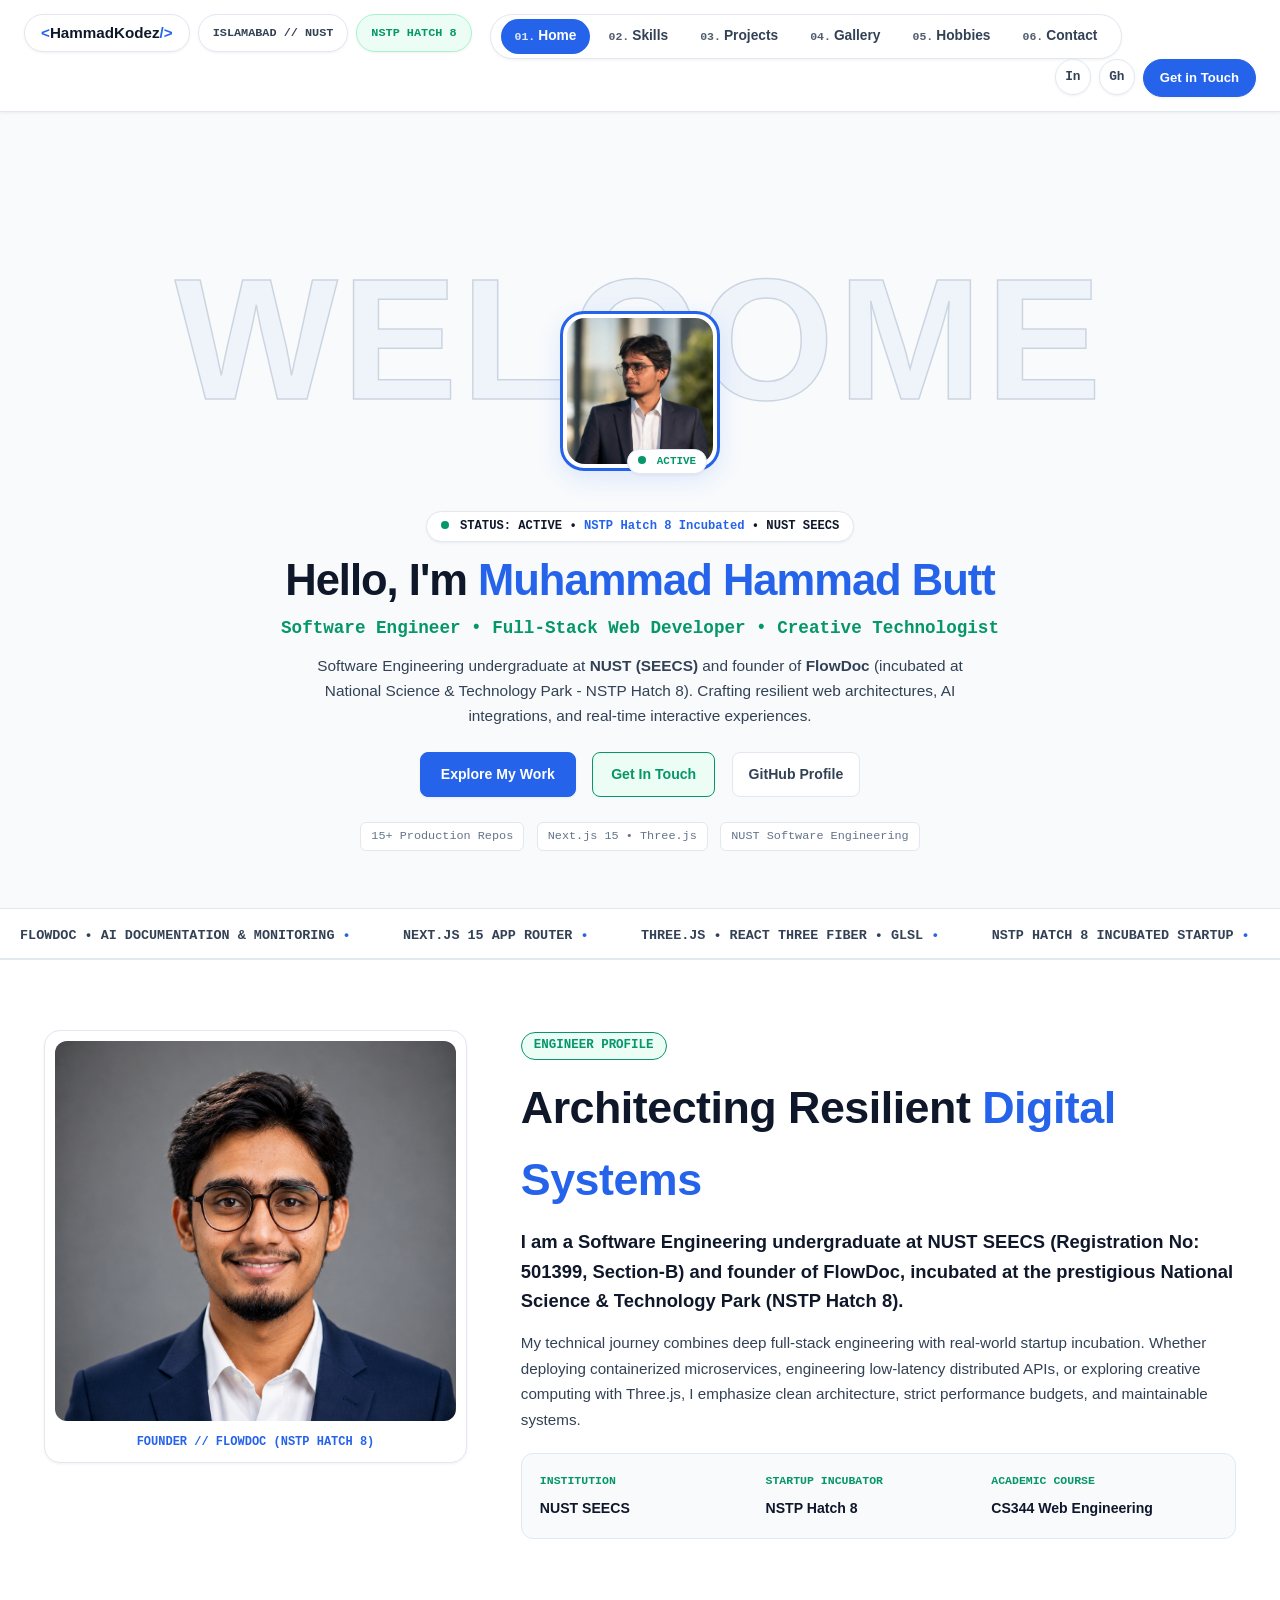
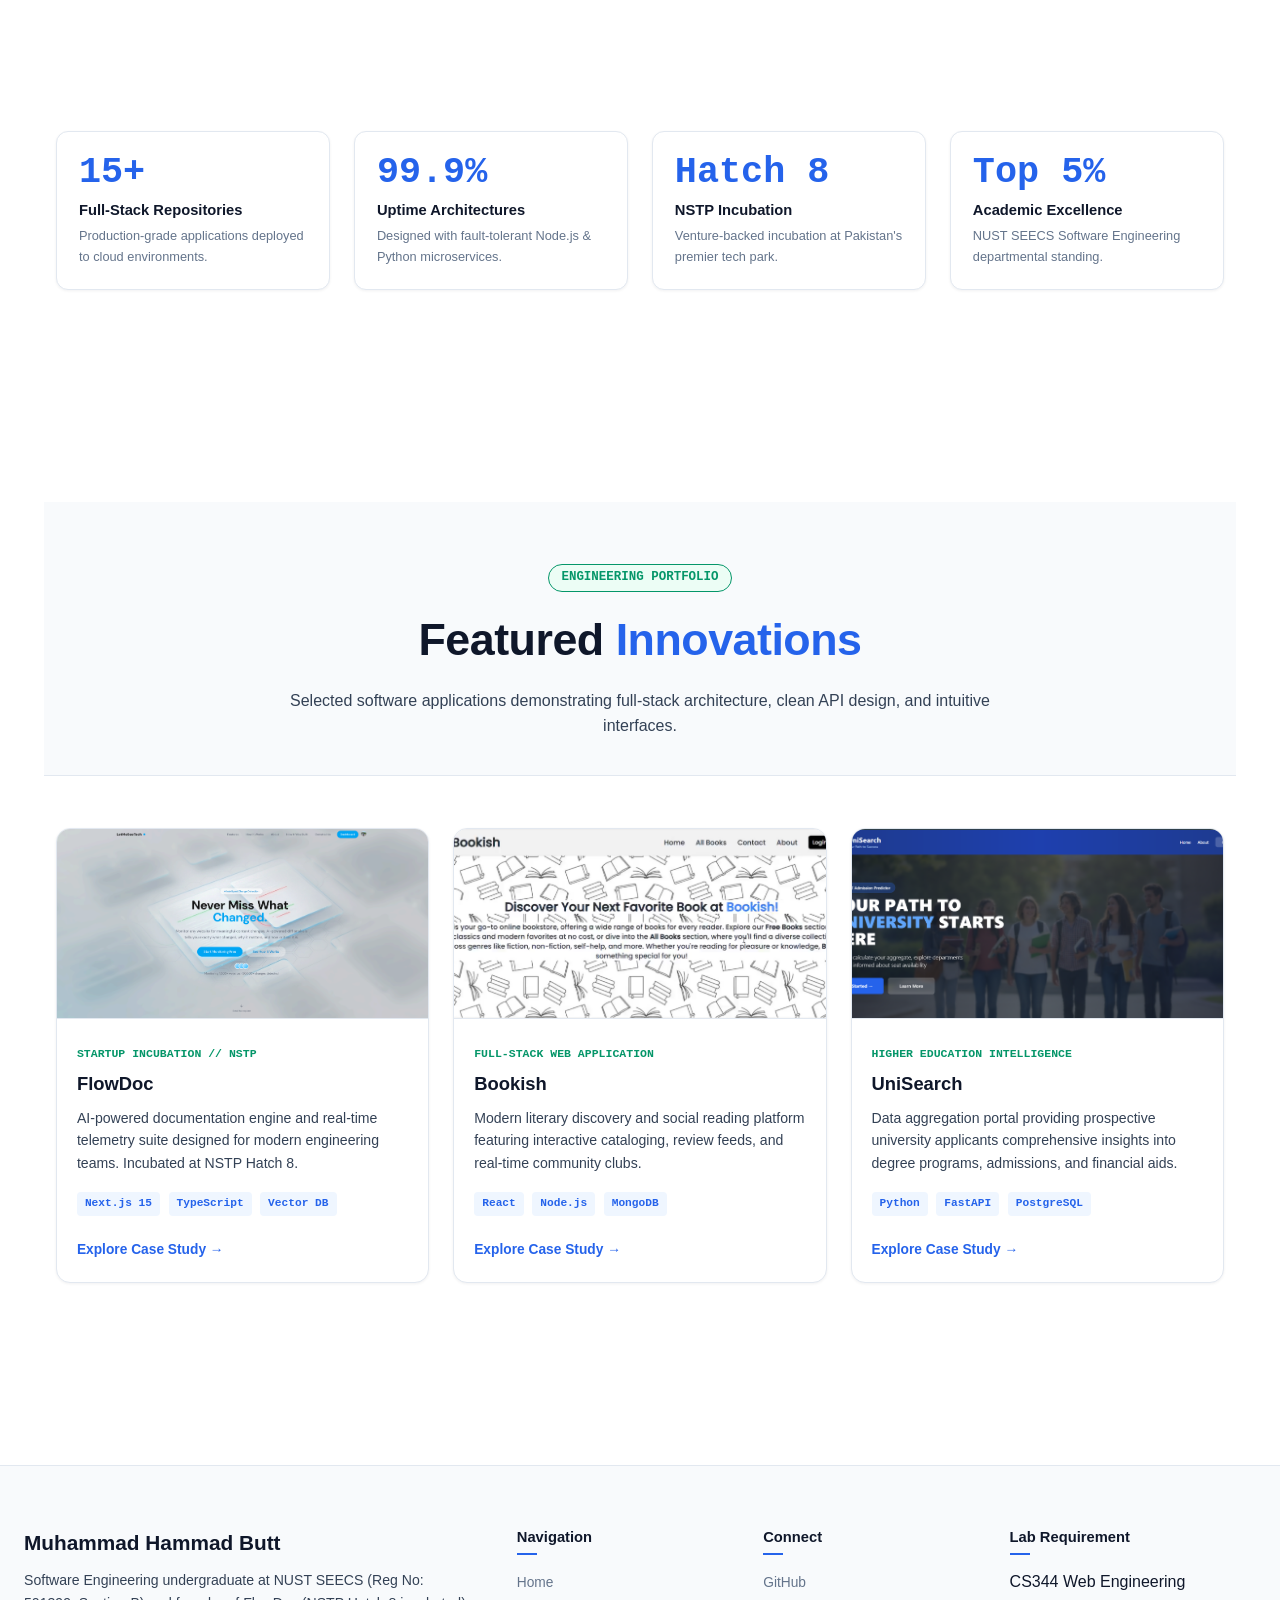
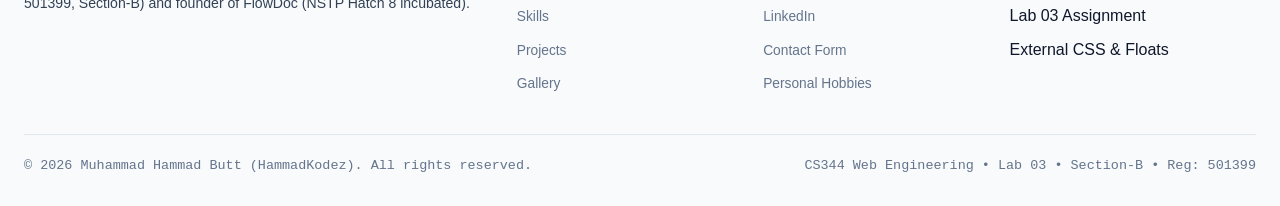
<file: index.html>
<!DOCTYPE html>
<html lang="en">
<head>
  <meta charset="UTF-8">
  <meta name="viewport" content="width=device-width, initial-scale=1.0">
  <title>Muhammad Hammad Butt | Software Engineer &amp; Founder</title>
  <link rel="stylesheet" href="css/style.css">
</head>
<body>

  <!-- ==========================================================================
       TOP NAVIGATION BAR (MANDATORY FLOAT & CLEAR SYSTEM)
       ========================================================================== -->
  <header class="top-bar">
    <div class="top-bar-container clearfix">

      <!-- Left Group: Floated Brand & Identity Badges -->
      <div class="top-left-group">
        <a href="index.html" class="top-brand-pill">
          <span class="brand-bracket">&lt;</span>HammadKodez<span class="brand-bracket">/&gt;</span>
        </a>
        <div class="top-info-pill">
          ISLAMABAD // NUST
        </div>
        <div class="top-info-pill nstp-pill">
          NSTP HATCH 8
        </div>
      </div>

      <!-- Center Group: Navigation Links Floated Horizontally -->
      <ul class="top-nav-capsule">
        <li><a href="index.html" class="nav-pill-link active"><span class="nav-num">01.</span>Home</a></li>
        <li><a href="skills.html" class="nav-pill-link"><span class="nav-num">02.</span>Skills</a></li>
        <li><a href="projects.html" class="nav-pill-link"><span class="nav-num">03.</span>Projects</a></li>
        <li><a href="gallery.html" class="nav-pill-link"><span class="nav-num">04.</span>Gallery</a></li>
        <li><a href="hobbies.html" class="nav-pill-link"><span class="nav-num">05.</span>Hobbies</a></li>
        <li><a href="contact.html" class="nav-pill-link"><span class="nav-num">06.</span>Contact</a></li>
      </ul>

      <!-- Right Group: Social Links & Contact -->
      <div class="top-right-group">
        <a href="https://www.linkedin.com/in/hammad-butt-a3b560313" target="_blank" rel="noopener noreferrer" class="top-circle-btn" title="LinkedIn">In</a>
        <a href="https://github.com/HammadKodez" target="_blank" rel="noopener noreferrer" class="top-circle-btn" title="GitHub">Gh</a>
        <a href="contact.html" class="top-action-pill">Get in Touch</a>
      </div>

    </div>
  </header>

  <!-- ==========================================================================
       COMPLETE HERO SECTION
       Includes WELCOME stroked watermark, avatar top, clean transparent
       content below, startup FlowDoc tag, and moving ticker bar.
       ========================================================================== -->
  <section class="hero-section">

    <!-- Watermark text behind stage -->
    <div class="hero-backdrop-watermark" aria-hidden="true">
      WELCOME
    </div>

    <!-- Main Hero Stage -->
    <div class="hero-unified-stage">

      <!-- Top Image Visual (Over Watermark Top) -->
      <div class="hero-image-wrapper">
        <div class="hero-avatar-frame">
          <img src="images/hammad-portrait.png" alt="Muhammad Hammad Butt" class="hero-avatar-img">
          <div class="avatar-status-badge">
            <span class="pulse-dot"></span>
            ACTIVE
          </div>
        </div>
      </div>

      <!-- Below Seamless Hero Content Block (Non-Card Form) -->
      <div class="hero-glass-panel">
        <div class="hero-status-tag">
          <span class="pulse-dot"></span>
          STATUS: ACTIVE
          &bull;
          <span class="status-highlight">NSTP Hatch 8 Incubated</span>
          &bull;
          NUST SEECS
        </div>

        <h1 class="hero-title-main">
          Hello, I'm <span class="name-highlight">Muhammad Hammad Butt</span>
        </h1>

        <p class="hero-subtitle">
          Software Engineer &bull; Full-Stack Web Developer &bull; Creative Technologist
        </p>

        <p class="hero-bio">
          Software Engineering undergraduate at <strong>NUST (SEECS)</strong> and founder of <strong>FlowDoc</strong> (incubated at National Science &amp; Technology Park - NSTP Hatch 8). Crafting resilient web architectures, AI integrations, and real-time interactive experiences.
        </p>

        <div class="hero-cta-group">
          <a href="projects.html" class="btn-primary">Explore My Work</a>
          <a href="contact.html" class="btn-secondary">Get In Touch</a>
          <a href="https://github.com/HammadKodez" target="_blank" rel="noopener noreferrer" class="btn-outline">GitHub Profile</a>
        </div>

        <div class="hero-meta-row">
          <div class="meta-pill">15+ Production Repos</div>
          <div class="meta-pill">Next.js 15 &bull; Three.js</div>
          <div class="meta-pill">NUST Software Engineering</div>
        </div>
      </div>

    </div>

    <!-- Moving Text Ticker (Inside Hero at Bottom) -->
    <div class="hero-marquee-footer">
      <div class="marquee-track">
        <div class="marquee-item"><span>FLOWDOC &bull; AI DOCUMENTATION &amp; MONITORING</span><span class="marquee-sep">&bull;</span></div>
        <div class="marquee-item"><span>NEXT.JS 15 APP ROUTER</span><span class="marquee-sep">&bull;</span></div>
        <div class="marquee-item"><span>THREE.JS &bull; REACT THREE FIBER &bull; GLSL</span><span class="marquee-sep">&bull;</span></div>
        <div class="marquee-item"><span>NSTP HATCH 8 INCUBATED STARTUP</span><span class="marquee-sep">&bull;</span></div>
        <div class="marquee-item"><span>NUST-SEECS SOFTWARE ENGINEERING</span><span class="marquee-sep">&bull;</span></div>
        <div class="marquee-item"><span>CS344 WEB ENGINEERING LAB 03</span><span class="marquee-sep">&bull;</span></div>
      </div>
    </div>

  </section>

  <!-- ==========================================================================
       SIDE-BY-SIDE CONTENT LAYOUT (MANDATORY LAB 03 REQUIREMENT)
       Floated image on left, floated descriptive text on right, micro clearfix.
       ========================================================================== -->
  <section class="section-container">
    <div class="side-by-side-row clearfix">

      <!-- Floated Left: Profile & Founder Visual -->
      <div class="side-img-col float-left">
        <div class="about-frame">
          <img src="images/me-03.png" alt="Muhammad Hammad Butt - Founder Profile" class="about-img">
          <div class="about-badge">FOUNDER // FLOWDOC (NSTP HATCH 8)</div>
        </div>
      </div>

      <!-- Floated Right: Biography & Academic Credentials -->
      <div class="side-text-col float-right">
        <span class="section-tag">ENGINEER PROFILE</span>
        <h2 class="section-title">Architecting Resilient <span>Digital Systems</span></h2>
        <p class="about-lead">
          I am a Software Engineering undergraduate at NUST SEECS (Registration No: 501399, Section-B) and founder of FlowDoc, incubated at the prestigious National Science &amp; Technology Park (NSTP Hatch 8).
        </p>
        <p class="about-text">
          My technical journey combines deep full-stack engineering with real-world startup incubation. Whether deploying containerized microservices, engineering low-latency distributed APIs, or exploring creative computing with Three.js, I emphasize clean architecture, strict performance budgets, and maintainable systems.
        </p>
        <div class="credentials-box clearfix">
          <div class="cred-item float-left">
            <strong>Institution</strong>
            <span>NUST SEECS</span>
          </div>
          <div class="cred-item float-left">
            <strong>Startup Incubator</strong>
            <span>NSTP Hatch 8</span>
          </div>
          <div class="cred-item float-left">
            <strong>Academic Course</strong>
            <span>CS344 Web Engineering</span>
          </div>
        </div>
      </div>

    </div>
  </section>

  <!-- ==========================================================================
       STATS & HIGHLIGHTS GRID (FLOAT-BASED CARDS)
       ========================================================================== -->
  <section class="section-container">
    <div class="stats-grid clearfix">

      <div class="stat-card">
        <div class="stat-num">15+</div>
        <div class="stat-label">Full-Stack Repositories</div>
        <div class="stat-desc">Production-grade applications deployed to cloud environments.</div>
      </div>

      <div class="stat-card">
        <div class="stat-num">99.9%</div>
        <div class="stat-label">Uptime Architectures</div>
        <div class="stat-desc">Designed with fault-tolerant Node.js &amp; Python microservices.</div>
      </div>

      <div class="stat-card">
        <div class="stat-num">Hatch 8</div>
        <div class="stat-label">NSTP Incubation</div>
        <div class="stat-desc">Venture-backed incubation at Pakistan's premier tech park.</div>
      </div>

      <div class="stat-card">
        <div class="stat-num">Top 5%</div>
        <div class="stat-label">Academic Excellence</div>
        <div class="stat-desc">NUST SEECS Software Engineering departmental standing.</div>
      </div>

    </div>
  </section>

  <!-- ==========================================================================
       FEATURED PROJECTS GRID (FLOAT-BASED CARDS)
       ========================================================================== -->
  <section class="section-container">
    <div class="page-header">
      <span class="section-tag">ENGINEERING PORTFOLIO</span>
      <h2 class="section-title">Featured <span>Innovations</span></h2>
      <p class="section-desc">
        Selected software applications demonstrating full-stack architecture, clean API design, and intuitive interfaces.
      </p>
    </div>

    <div class="feature-grid clearfix">

      <!-- Project 1 -->
      <div class="feature-col">
        <div class="feature-img-container">
          <img src="images/letseetechthumb.png" alt="FlowDoc AI Documentation" class="feature-img">
        </div>
        <div class="feature-body">
          <span class="feature-tag">STARTUP INCUBATION // NSTP</span>
          <h3 class="feature-title">FlowDoc</h3>
          <p class="feature-desc">
            AI-powered documentation engine and real-time telemetry suite designed for modern engineering teams. Incubated at NSTP Hatch 8.
          </p>
          <div class="feature-tech">
            <span class="feature-pill">Next.js 15</span>
            <span class="feature-pill">TypeScript</span>
            <span class="feature-pill">Vector DB</span>
          </div>
          <a href="projects.html" class="feature-link">Explore Case Study &rarr;</a>
        </div>
      </div>

      <!-- Project 2 -->
      <div class="feature-col">
        <div class="feature-img-container">
          <img src="images/Bookish.png" alt="Bookish Platform" class="feature-img">
        </div>
        <div class="feature-body">
          <span class="feature-tag">FULL-STACK WEB APPLICATION</span>
          <h3 class="feature-title">Bookish</h3>
          <p class="feature-desc">
            Modern literary discovery and social reading platform featuring interactive cataloging, review feeds, and real-time community clubs.
          </p>
          <div class="feature-tech">
            <span class="feature-pill">React</span>
            <span class="feature-pill">Node.js</span>
            <span class="feature-pill">MongoDB</span>
          </div>
          <a href="projects.html" class="feature-link">Explore Case Study &rarr;</a>
        </div>
      </div>

      <!-- Project 3 -->
      <div class="feature-col">
        <div class="feature-img-container">
          <img src="images/thumbForUnisearch.png" alt="UniSearch Discovery Portal" class="feature-img">
        </div>
        <div class="feature-body">
          <span class="feature-tag">HIGHER EDUCATION INTELLIGENCE</span>
          <h3 class="feature-title">UniSearch</h3>
          <p class="feature-desc">
            Data aggregation portal providing prospective university applicants comprehensive insights into degree programs, admissions, and financial aids.
          </p>
          <div class="feature-tech">
            <span class="feature-pill">Python</span>
            <span class="feature-pill">FastAPI</span>
            <span class="feature-pill">PostgreSQL</span>
          </div>
          <a href="projects.html" class="feature-link">Explore Case Study &rarr;</a>
        </div>
      </div>

    </div>
  </section>

  <!-- ==========================================================================
       FOOTER (MANDATORY FLOAT & CLEAR SYSTEM)
       ========================================================================== -->
  <footer class="footer">
    <div class="footer-content clearfix">

      <div class="footer-col-main">
        <div class="footer-brand">
          <h3>Muhammad Hammad Butt</h3>
          <p>
            Software Engineering undergraduate at NUST SEECS (Reg No: 501399, Section-B) and founder of FlowDoc (NSTP Hatch 8 incubated).
          </p>
        </div>
      </div>

      <div class="footer-col">
        <h4>Navigation</h4>
        <ul class="footer-links">
          <li><a href="index.html">Home</a></li>
          <li><a href="skills.html">Skills</a></li>
          <li><a href="projects.html">Projects</a></li>
          <li><a href="gallery.html">Gallery</a></li>
        </ul>
      </div>

      <div class="footer-col">
        <h4>Connect</h4>
        <ul class="footer-links">
          <li><a href="https://github.com/HammadKodez" target="_blank" rel="noopener noreferrer">GitHub</a></li>
          <li><a href="https://www.linkedin.com/in/hammad-butt-a3b560313" target="_blank" rel="noopener noreferrer">LinkedIn</a></li>
          <li><a href="contact.html">Contact Form</a></li>
          <li><a href="hobbies.html">Personal Hobbies</a></li>
        </ul>
      </div>

      <div class="footer-col">
        <h4>Lab Requirement</h4>
        <ul class="footer-links">
          <li><span>CS344 Web Engineering</span></li>
          <li><span>Lab 03 Assignment</span></li>
          <li><span>External CSS &amp; Floats</span></li>
        </ul>
      </div>

    </div>

    <div class="footer-bottom clearfix">
      <div class="footer-bottom-left">
        &copy; 2026 Muhammad Hammad Butt (HammadKodez). All rights reserved.
      </div>
      <div class="footer-bottom-right">
        CS344 Web Engineering &bull; Lab 03 &bull; Section-B &bull; Reg: 501399
      </div>
    </div>
  </footer>

</body>
</html>
</file>
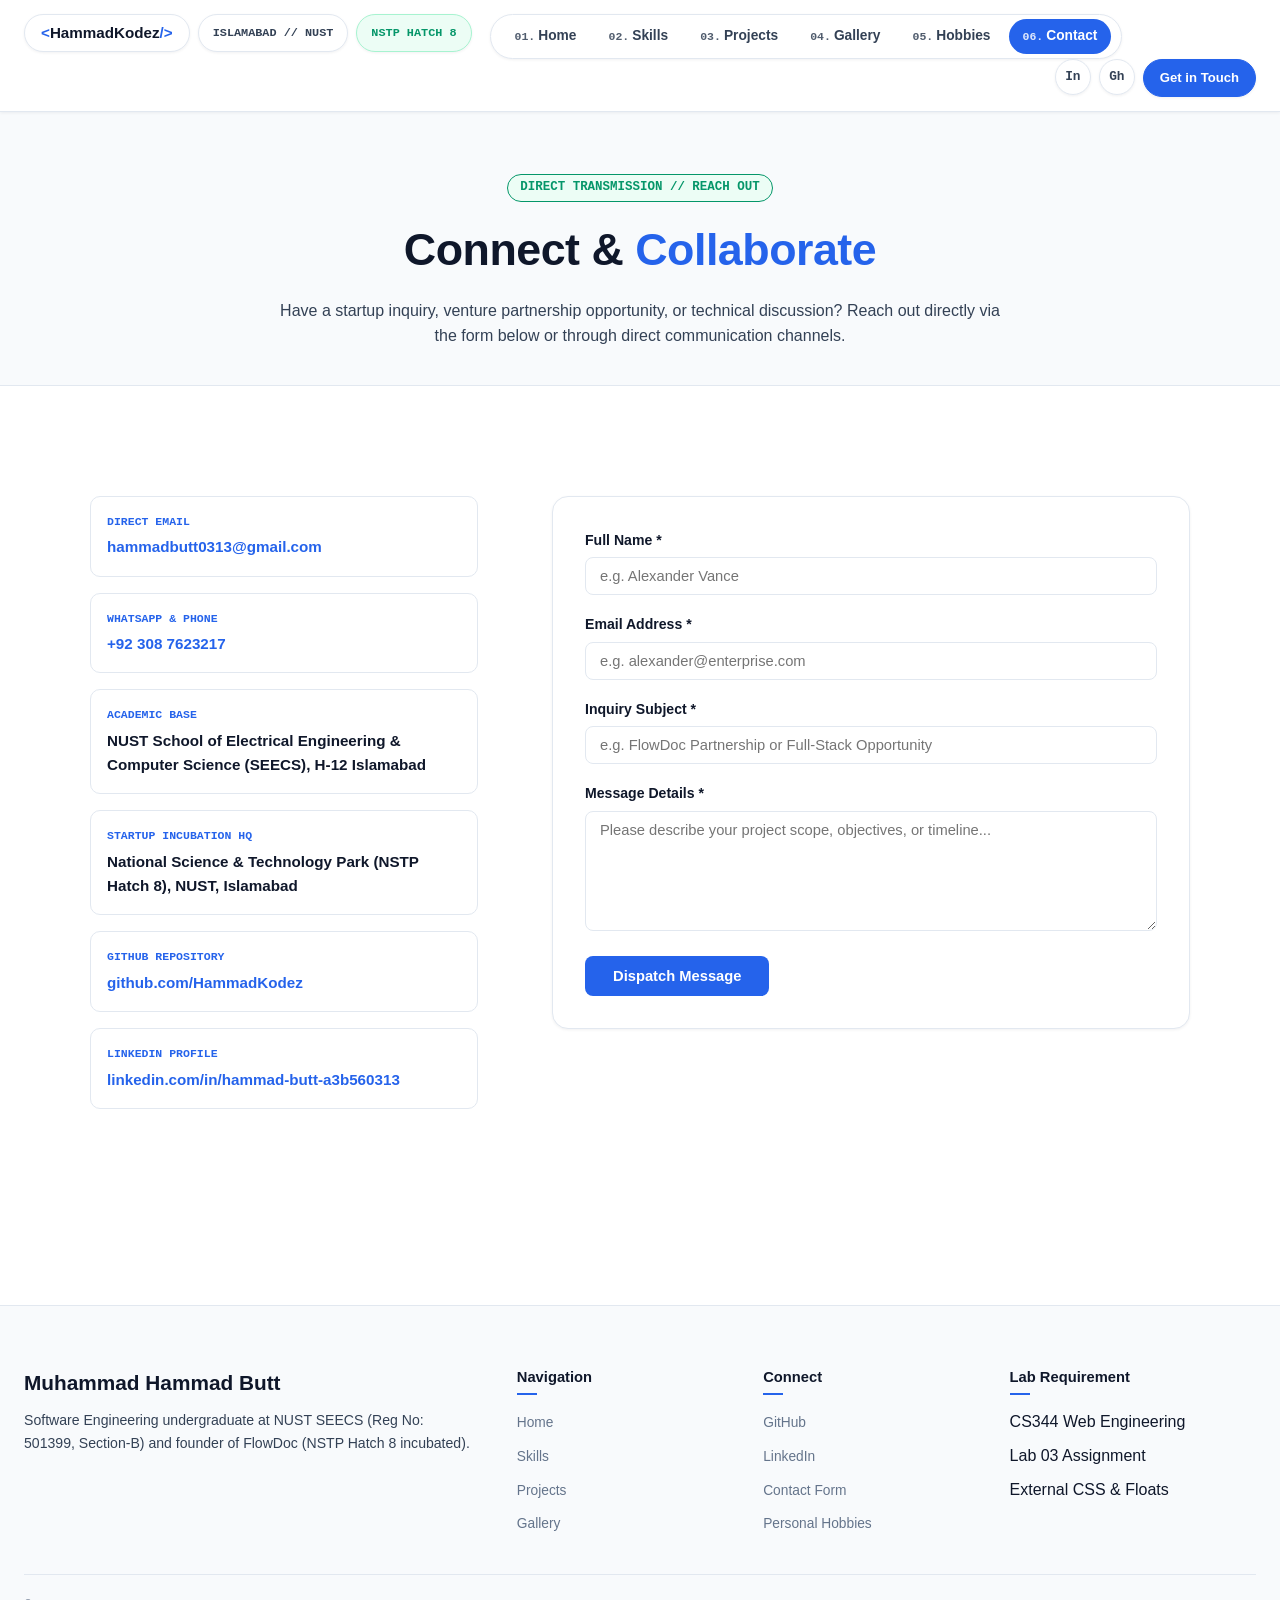
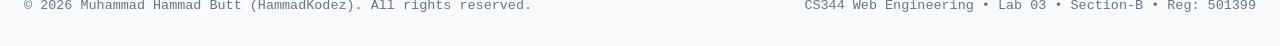
<file: contact.html>
<!DOCTYPE html>
<html lang="en">
<head>
  <meta charset="UTF-8">
  <meta name="viewport" content="width=device-width, initial-scale=1.0">
  <title>Contact &amp; Inquiries | Muhammad Hammad Butt</title>
  <link rel="stylesheet" href="css/style.css">
</head>
<body>

  <!-- ==========================================================================
       TOP NAVIGATION BAR (MANDATORY FLOAT & CLEAR SYSTEM)
       ========================================================================== -->
  <header class="top-bar">
    <div class="top-bar-container clearfix">

      <!-- Left Group: Floated Brand & Identity Badges -->
      <div class="top-left-group">
        <a href="index.html" class="top-brand-pill">
          <span class="brand-bracket">&lt;</span>HammadKodez<span class="brand-bracket">/&gt;</span>
        </a>
        <div class="top-info-pill">
          ISLAMABAD // NUST
        </div>
        <div class="top-info-pill nstp-pill">
          NSTP HATCH 8
        </div>
      </div>

      <!-- Center Group: Navigation Links Floated Horizontally -->
      <ul class="top-nav-capsule">
        <li><a href="index.html" class="nav-pill-link"><span class="nav-num">01.</span>Home</a></li>
        <li><a href="skills.html" class="nav-pill-link"><span class="nav-num">02.</span>Skills</a></li>
        <li><a href="projects.html" class="nav-pill-link"><span class="nav-num">03.</span>Projects</a></li>
        <li><a href="gallery.html" class="nav-pill-link"><span class="nav-num">04.</span>Gallery</a></li>
        <li><a href="hobbies.html" class="nav-pill-link"><span class="nav-num">05.</span>Hobbies</a></li>
        <li><a href="contact.html" class="nav-pill-link active"><span class="nav-num">06.</span>Contact</a></li>
      </ul>

      <!-- Right Group: Social Links & Contact -->
      <div class="top-right-group">
        <a href="https://www.linkedin.com/in/hammad-butt-a3b560313" target="_blank" rel="noopener noreferrer" class="top-circle-btn" title="LinkedIn">In</a>
        <a href="https://github.com/HammadKodez" target="_blank" rel="noopener noreferrer" class="top-circle-btn" title="GitHub">Gh</a>
        <a href="contact.html" class="top-action-pill">Get in Touch</a>
      </div>

    </div>
  </header>

  <!-- ==========================================================================
       PAGE HEADER
       ========================================================================== -->
  <header class="page-header">
    <span class="header-tag">DIRECT TRANSMISSION // REACH OUT</span>
    <h1 class="page-title">Connect &amp; <span>Collaborate</span></h1>
    <p class="page-desc">
      Have a startup inquiry, venture partnership opportunity, or technical discussion? Reach out directly via the form below or through direct communication channels.
    </p>
  </header>

  <!-- ==========================================================================
       CONTACT SECTION (MANDATORY FLOAT & CLEAR SIDE-BY-SIDE LAYOUT)
       Left: Floated Contact Details (38%)
       Right: Floated Pure HTML5 Form (58%)
       Container: Micro Clearfix
       ========================================================================== -->
  <main class="section-container">
    <div class="contact-row clearfix">

      <!-- Left Column: Contact Information (Floated Left) -->
      <div class="contact-info-col">
        <div class="info-item">
          <div class="info-label">Direct Email</div>
          <div class="info-val"><a href="mailto:hammadbutt0313@gmail.com">hammadbutt0313@gmail.com</a></div>
        </div>

        <div class="info-item">
          <div class="info-label">WhatsApp &amp; Phone</div>
          <div class="info-val"><a href="https://wa.me/923087623217" target="_blank" rel="noopener noreferrer">+92 308 7623217</a></div>
        </div>

        <div class="info-item">
          <div class="info-label">Academic Base</div>
          <div class="info-val">NUST School of Electrical Engineering &amp; Computer Science (SEECS), H-12 Islamabad</div>
        </div>

        <div class="info-item">
          <div class="info-label">Startup Incubation HQ</div>
          <div class="info-val">National Science &amp; Technology Park (NSTP Hatch 8), NUST, Islamabad</div>
        </div>

        <div class="info-item">
          <div class="info-label">GitHub Repository</div>
          <div class="info-val"><a href="https://github.com/HammadKodez" target="_blank" rel="noopener noreferrer">github.com/HammadKodez</a></div>
        </div>

        <div class="info-item">
          <div class="info-label">LinkedIn Profile</div>
          <div class="info-val"><a href="https://www.linkedin.com/in/hammad-butt-a3b560313" target="_blank" rel="noopener noreferrer">linkedin.com/in/hammad-butt-a3b560313</a></div>
        </div>
      </div>

      <!-- Right Column: Pure HTML5 Form (Floated Right) -->
      <div class="contact-form-col">
        <form action="mailto:hammadbutt0313@gmail.com" method="post" enctype="text/plain">

          <div class="form-group">
            <label for="name">Full Name *</label>
            <input type="text" id="name" name="name" class="form-input" placeholder="e.g. Alexander Vance" required>
          </div>

          <div class="form-group">
            <label for="email">Email Address *</label>
            <input type="email" id="email" name="email" class="form-input" placeholder="e.g. alexander@enterprise.com" required>
          </div>

          <div class="form-group">
            <label for="subject">Inquiry Subject *</label>
            <input type="text" id="subject" name="subject" class="form-input" placeholder="e.g. FlowDoc Partnership or Full-Stack Opportunity" required>
          </div>

          <div class="form-group">
            <label for="message">Message Details *</label>
            <textarea id="message" name="message" class="form-textarea" rows="5" placeholder="Please describe your project scope, objectives, or timeline..." minlength="10" required></textarea>
          </div>

          <button type="submit" class="btn-submit">Dispatch Message</button>
        </form>
      </div>

    </div>
  </main>

  <!-- ==========================================================================
       FOOTER (MANDATORY FLOAT & CLEAR SYSTEM)
       ========================================================================== -->
  <footer class="footer">
    <div class="footer-content clearfix">

      <div class="footer-col-main">
        <div class="footer-brand">
          <h3>Muhammad Hammad Butt</h3>
          <p>
            Software Engineering undergraduate at NUST SEECS (Reg No: 501399, Section-B) and founder of FlowDoc (NSTP Hatch 8 incubated).
          </p>
        </div>
      </div>

      <div class="footer-col">
        <h4>Navigation</h4>
        <ul class="footer-links">
          <li><a href="index.html">Home</a></li>
          <li><a href="skills.html">Skills</a></li>
          <li><a href="projects.html">Projects</a></li>
          <li><a href="gallery.html">Gallery</a></li>
        </ul>
      </div>

      <div class="footer-col">
        <h4>Connect</h4>
        <ul class="footer-links">
          <li><a href="https://github.com/HammadKodez" target="_blank" rel="noopener noreferrer">GitHub</a></li>
          <li><a href="https://www.linkedin.com/in/hammad-butt-a3b560313" target="_blank" rel="noopener noreferrer">LinkedIn</a></li>
          <li><a href="contact.html">Contact Form</a></li>
          <li><a href="hobbies.html">Personal Hobbies</a></li>
        </ul>
      </div>

      <div class="footer-col">
        <h4>Lab Requirement</h4>
        <ul class="footer-links">
          <li><span>CS344 Web Engineering</span></li>
          <li><span>Lab 03 Assignment</span></li>
          <li><span>External CSS &amp; Floats</span></li>
        </ul>
      </div>

    </div>

    <div class="footer-bottom clearfix">
      <div class="footer-bottom-left">
        &copy; 2026 Muhammad Hammad Butt (HammadKodez). All rights reserved.
      </div>
      <div class="footer-bottom-right">
        CS344 Web Engineering &bull; Lab 03 &bull; Section-B &bull; Reg: 501399
      </div>
    </div>
  </footer>

</body>
</html>
</file>
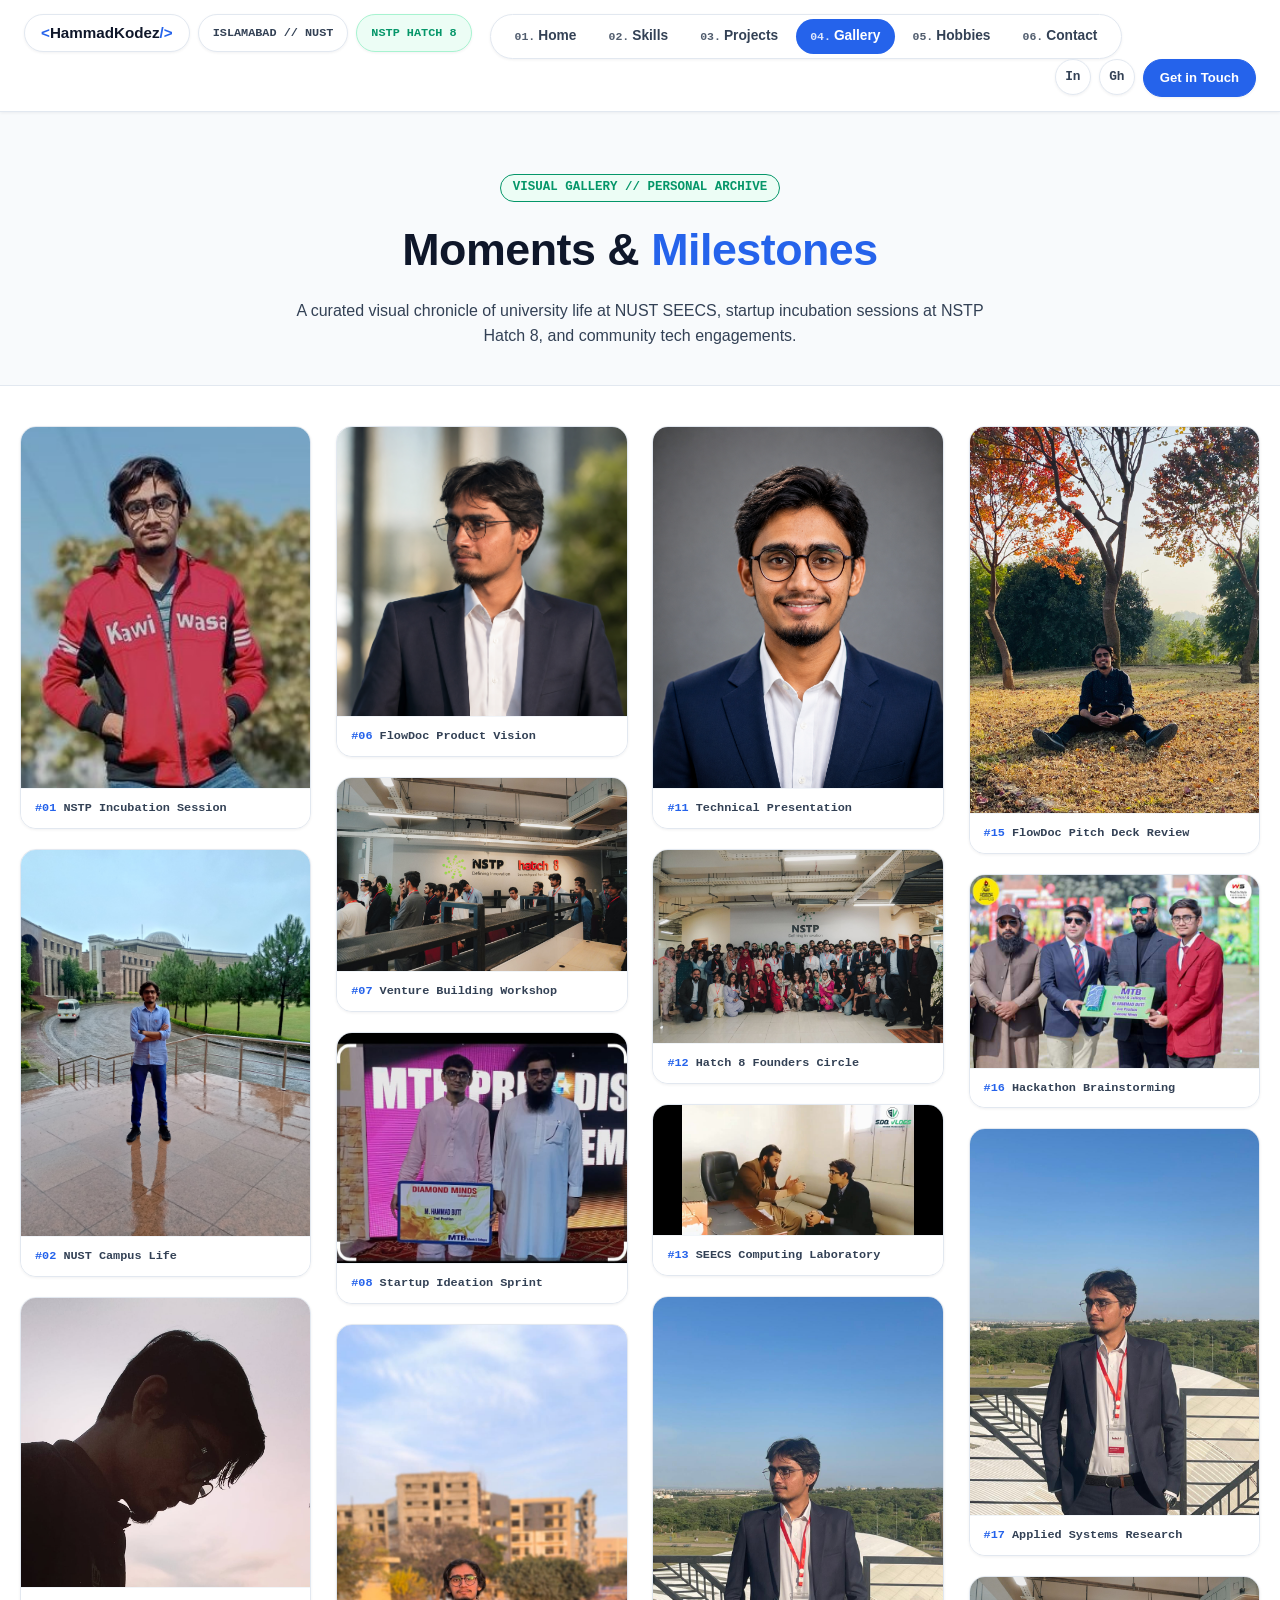
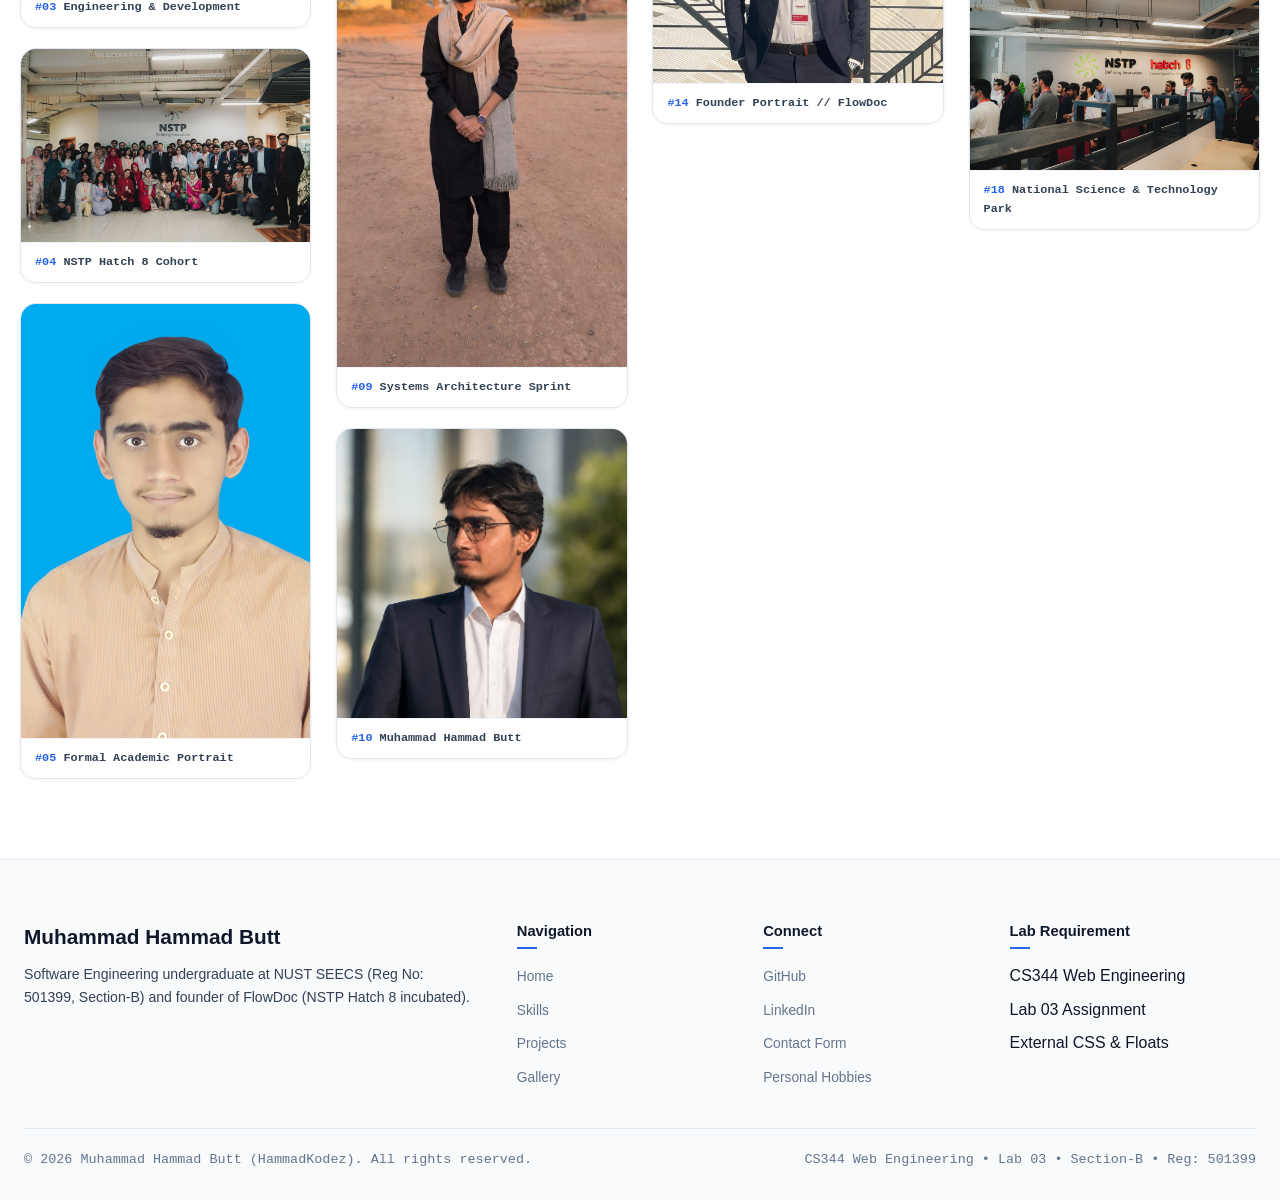
<file: gallery.html>
<!DOCTYPE html>
<html lang="en">
<head>
  <meta charset="UTF-8">
  <meta name="viewport" content="width=device-width, initial-scale=1.0">
  <title>Gallery | Muhammad Hammad Butt - HammadKodez</title>
  <link rel="stylesheet" href="css/style.css">
</head>
<body>

  <!-- ==========================================================================
       TOP NAVIGATION BAR (MANDATORY FLOAT & CLEAR SYSTEM)
       ========================================================================== -->
  <header class="top-bar">
    <div class="top-bar-container clearfix">

      <!-- Left Group: Floated Brand & Identity Badges -->
      <div class="top-left-group">
        <a href="index.html" class="top-brand-pill">
          <span class="brand-bracket">&lt;</span>HammadKodez<span class="brand-bracket">/&gt;</span>
        </a>
        <div class="top-info-pill">
          ISLAMABAD // NUST
        </div>
        <div class="top-info-pill nstp-pill">
          NSTP HATCH 8
        </div>
      </div>

      <!-- Center Group: Navigation Links Floated Horizontally -->
      <ul class="top-nav-capsule">
        <li><a href="index.html" class="nav-pill-link"><span class="nav-num">01.</span>Home</a></li>
        <li><a href="skills.html" class="nav-pill-link"><span class="nav-num">02.</span>Skills</a></li>
        <li><a href="projects.html" class="nav-pill-link"><span class="nav-num">03.</span>Projects</a></li>
        <li><a href="gallery.html" class="nav-pill-link active"><span class="nav-num">04.</span>Gallery</a></li>
        <li><a href="hobbies.html" class="nav-pill-link"><span class="nav-num">05.</span>Hobbies</a></li>
        <li><a href="contact.html" class="nav-pill-link"><span class="nav-num">06.</span>Contact</a></li>
      </ul>

      <!-- Right Group: Social Links & Contact -->
      <div class="top-right-group">
        <a href="https://www.linkedin.com/in/hammad-butt-a3b560313" target="_blank" rel="noopener noreferrer" class="top-circle-btn" title="LinkedIn">In</a>
        <a href="https://github.com/HammadCodez" target="_blank" rel="noopener noreferrer" class="top-circle-btn" title="GitHub">Gh</a>
        <a href="contact.html" class="top-action-pill">Get in Touch</a>
      </div>

    </div>
  </header>

  <!-- ==========================================================================
       PAGE HEADER
       ========================================================================== -->
  <header class="page-header">
    <span class="header-tag">VISUAL GALLERY // PERSONAL ARCHIVE</span>
    <h1 class="page-title">Moments &amp; <span>Milestones</span></h1>
    <p class="page-desc">
      A curated visual chronicle of university life at NUST SEECS, startup incubation sessions at NSTP Hatch 8, and community tech engagements.
    </p>
  </header>

  <!-- ==========================================================================
       PINTEREST IMAGE GALLERY (MANDATORY LAB 03 FLOAT & CLEAR SYSTEM)
       Arranged using float: left with micro clearfix container.
       Personal photography only; zero project mocks.
       ========================================================================== -->
  <main class="gallery-section">
    <div class="gallery-pinterest-container clearfix">

      <!-- Column 1 (Floated Left - 5 cards) -->
      <div class="gallery-pin-col">
        <div class="pin-card">
          <img src="images/me-01.jpg" alt="Muhammad Hammad Butt - NSTP Incubation">
          <div class="pin-caption"><span>#01</span> NSTP Incubation Session</div>
        </div>
        <div class="pin-card">
          <img src="images/me-05.jpg" alt="Muhammad Hammad Butt - NUST SEECS">
          <div class="pin-caption"><span>#02</span> NUST Campus Life</div>
        </div>
        <div class="pin-card">
          <img src="images/me-13.jpg" alt="Muhammad Hammad Butt - Workspace">
          <div class="pin-caption"><span>#03</span> Engineering &amp; Development</div>
        </div>
        <div class="pin-card">
          <img src="images/nstp-cohort-group.jpeg" alt="NSTP Hatch 8 Cohort">
          <div class="pin-caption"><span>#04</span> NSTP Hatch 8 Cohort</div>
        </div>
        <div class="pin-card">
          <img src="images/me-08.jpg" alt="Muhammad Hammad Butt - Academic Portrait">
          <div class="pin-caption"><span>#05</span> Formal Academic Portrait</div>
        </div>
      </div>

      <!-- Column 2 (Floated Left - 5 cards) -->
      <div class="gallery-pin-col">
        <div class="pin-card">
          <img src="images/me-02.png" alt="Muhammad Hammad Butt - Tech Speaker">
          <div class="pin-caption"><span>#06</span> FlowDoc Product Vision</div>
        </div>
        <div class="pin-card">
          <img src="images/me-06.jpeg" alt="Muhammad Hammad Butt - Incubation Workshop">
          <div class="pin-caption"><span>#07</span> Venture Building Workshop</div>
        </div>
        <div class="pin-card">
          <img src="images/me-10.jpg" alt="Muhammad Hammad Butt - Ideation">
          <div class="pin-caption"><span>#08</span> Startup Ideation Sprint</div>
        </div>
        <div class="pin-card">
          <img src="images/me-14.jpg" alt="Muhammad Hammad Butt - Coding Sprint">
          <div class="pin-caption"><span>#09</span> Systems Architecture Sprint</div>
        </div>
        <div class="pin-card">
          <img src="images/hammad-portrait.png" alt="Muhammad Hammad Butt - Studio Portrait">
          <div class="pin-caption"><span>#10</span> Muhammad Hammad Butt</div>
        </div>
      </div>

      <!-- Column 3 (Floated Left - 4 cards) -->
      <div class="gallery-pin-col">
        <div class="pin-card">
          <img src="images/me-03.png" alt="Muhammad Hammad Butt - Presentation">
          <div class="pin-caption"><span>#11</span> Technical Presentation</div>
        </div>
        <div class="pin-card">
          <img src="images/me-07.jpeg" alt="Muhammad Hammad Butt - Cohort Session">
          <div class="pin-caption"><span>#12</span> Hatch 8 Founders Circle</div>
        </div>
        <div class="pin-card">
          <img src="images/me-11.jpg" alt="Muhammad Hammad Butt - SEECS Lab">
          <div class="pin-caption"><span>#13</span> SEECS Computing Laboratory</div>
        </div>
        <div class="pin-card">
          <img src="images/hammad-nstp-portrait.jpeg" alt="Muhammad Hammad Butt - Executive Portrait">
          <div class="pin-caption"><span>#14</span> Founder Portrait // FlowDoc</div>
        </div>
      </div>

      <!-- Column 4 (Floated Left - 4 cards) -->
      <div class="gallery-pin-col">
        <div class="pin-card">
          <img src="images/me-04.jpg" alt="Muhammad Hammad Butt - Product Pitch">
          <div class="pin-caption"><span>#15</span> FlowDoc Pitch Deck Review</div>
        </div>
        <div class="pin-card">
          <img src="images/me-12.jpg" alt="Muhammad Hammad Butt - Hackathon">
          <div class="pin-caption"><span>#16</span> Hackathon Brainstorming</div>
        </div>
        <div class="pin-card">
          <img src="images/me-16.jpeg" alt="Muhammad Hammad Butt - Research">
          <div class="pin-caption"><span>#17</span> Applied Systems Research</div>
        </div>
        <div class="pin-card">
          <img src="images/nstp-hall.jpeg" alt="NSTP National Science & Technology Park">
          <div class="pin-caption"><span>#18</span> National Science &amp; Technology Park</div>
        </div>
      </div>

    </div>
  </main>

  <!-- ==========================================================================
       FOOTER (MANDATORY FLOAT & CLEAR SYSTEM)
       ========================================================================== -->
  <footer class="footer">
    <div class="footer-content clearfix">

      <div class="footer-col-main">
        <div class="footer-brand">
          <h3>Muhammad Hammad Butt</h3>
          <p>
            Software Engineering undergraduate at NUST SEECS (Reg No: 501399, Section-B) and founder of FlowDoc (NSTP Hatch 8 incubated).
          </p>
        </div>
      </div>

      <div class="footer-col">
        <h4>Navigation</h4>
        <ul class="footer-links">
          <li><a href="index.html">Home</a></li>
          <li><a href="skills.html">Skills</a></li>
          <li><a href="projects.html">Projects</a></li>
          <li><a href="gallery.html">Gallery</a></li>
        </ul>
      </div>

      <div class="footer-col">
        <h4>Connect</h4>
        <ul class="footer-links">
          <li><a href="https://github.com/HammadCodez" target="_blank" rel="noopener noreferrer">GitHub</a></li>
          <li><a href="https://www.linkedin.com/in/hammad-butt-a3b560313" target="_blank" rel="noopener noreferrer">LinkedIn</a></li>
          <li><a href="contact.html">Contact Form</a></li>
          <li><a href="hobbies.html">Personal Hobbies</a></li>
        </ul>
      </div>

      <div class="footer-col">
        <h4>Lab Requirement</h4>
        <ul class="footer-links">
          <li><span>CS344 Web Engineering</span></li>
          <li><span>Lab 03 Assignment</span></li>
          <li><span>External CSS &amp; Floats</span></li>
        </ul>
      </div>

    </div>

    <div class="footer-bottom clearfix">
      <div class="footer-bottom-left">
        &copy; 2026 Muhammad Hammad Butt (HammadKodez). All rights reserved.
      </div>
      <div class="footer-bottom-right">
        CS344 Web Engineering &bull; Lab 03 &bull; Section-B &bull; Reg: 501399
      </div>
    </div>
  </footer>

</body>
</html>
</file>
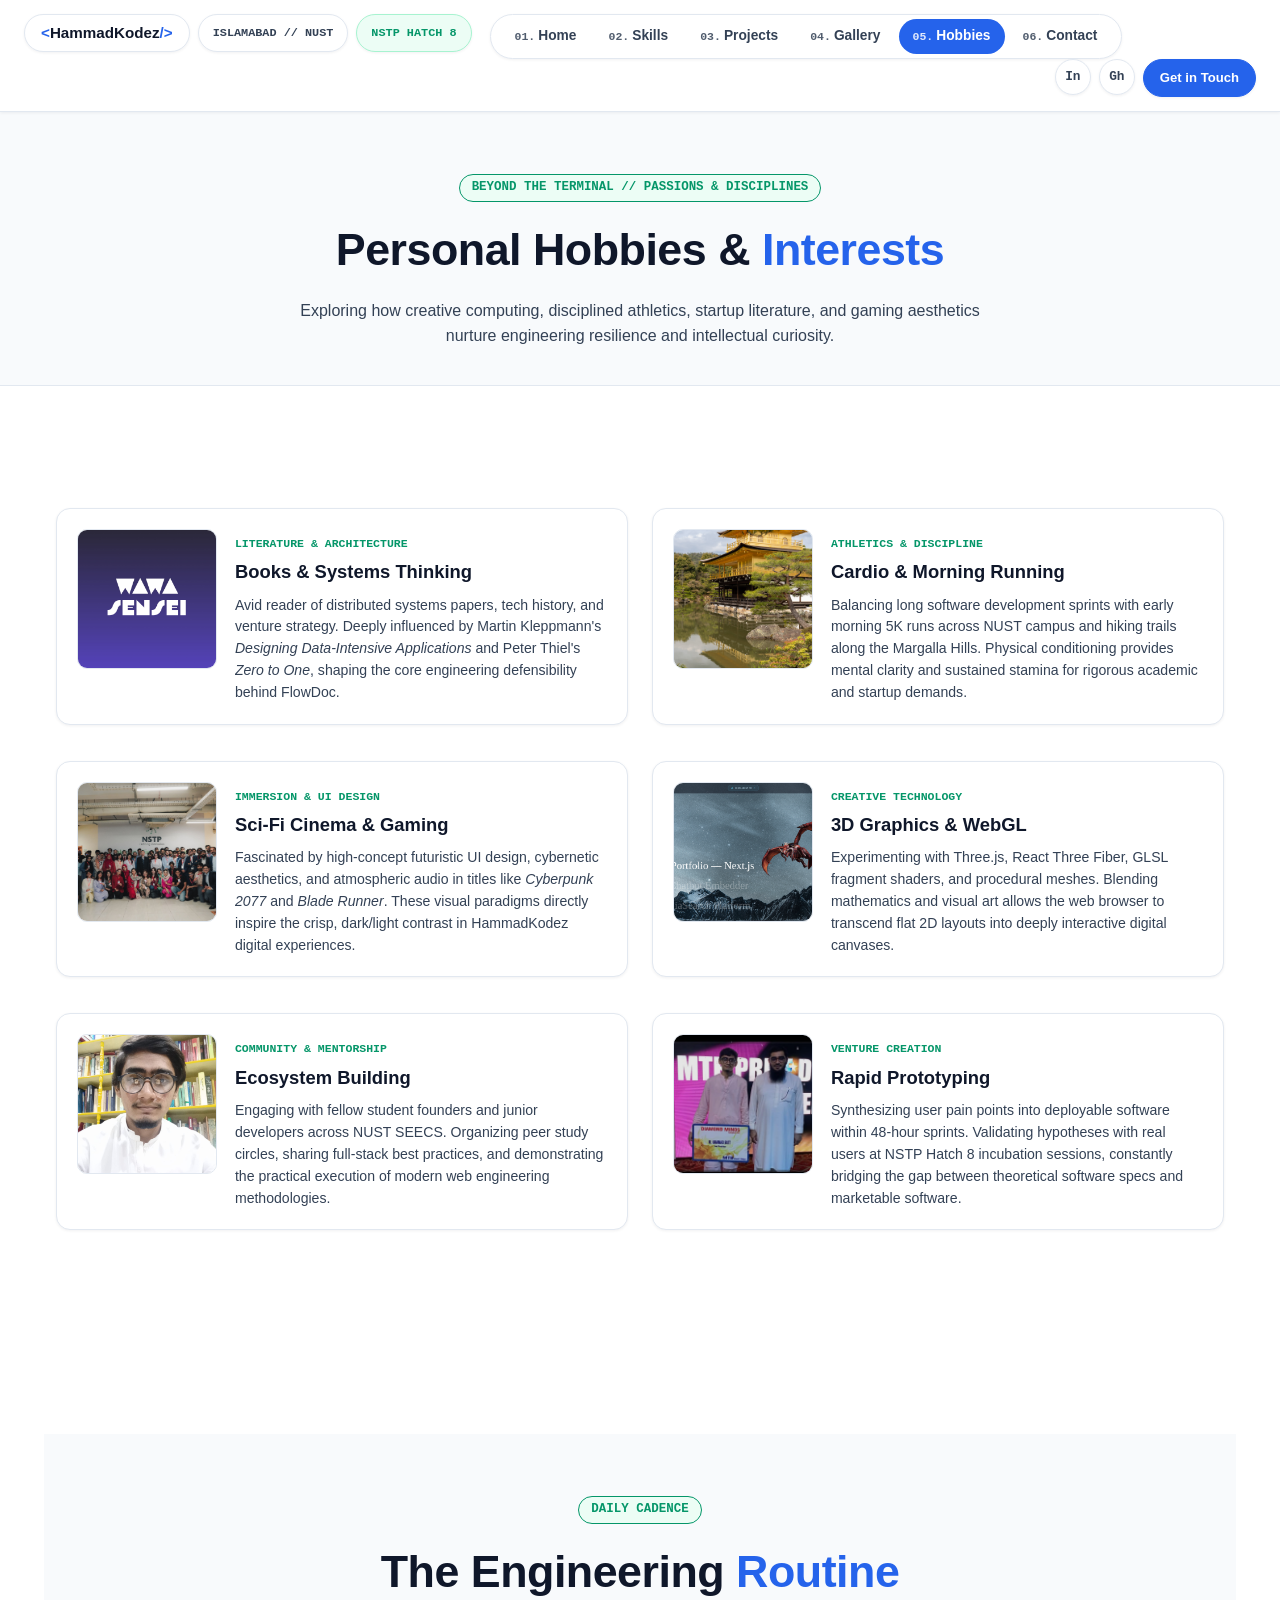
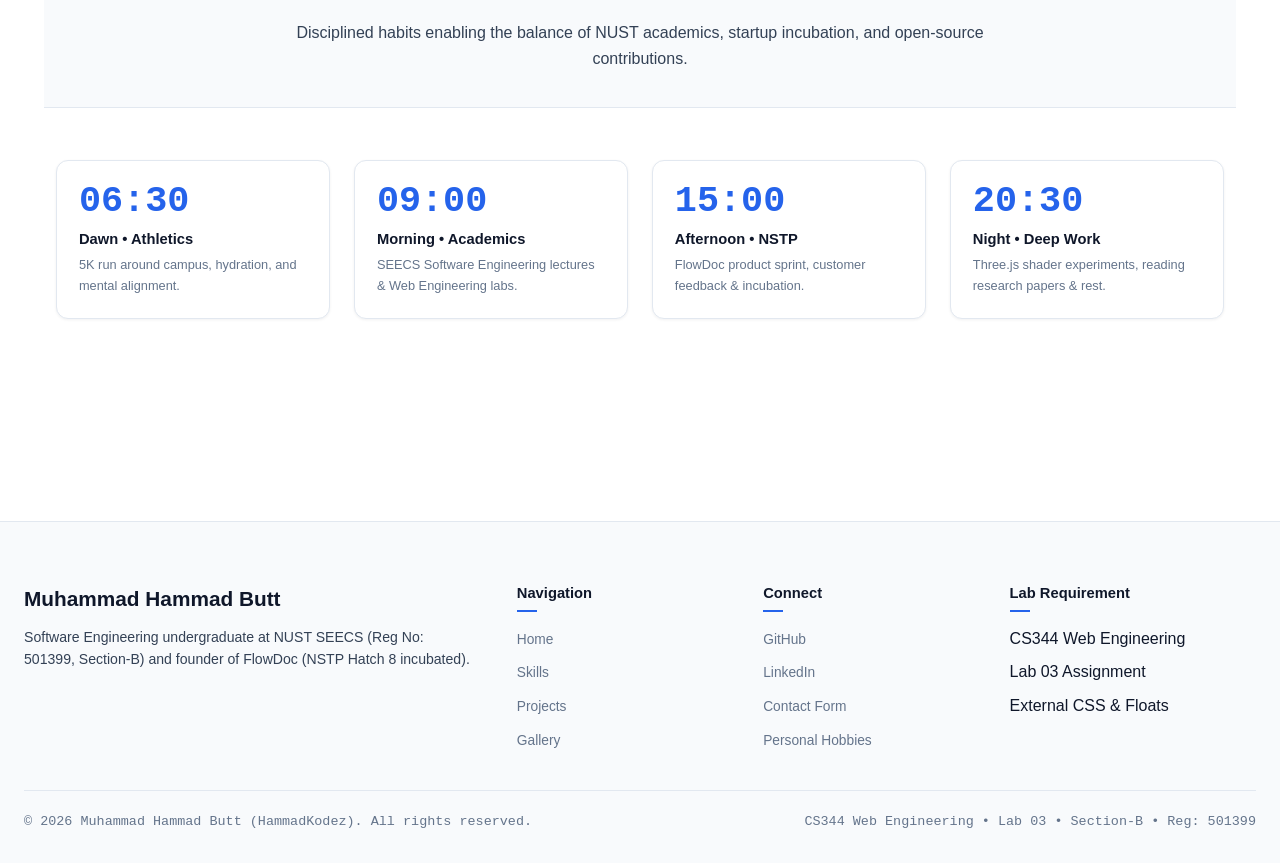
<file: hobbies.html>
<!DOCTYPE html>
<html lang="en">
<head>
  <meta charset="UTF-8">
  <meta name="viewport" content="width=device-width, initial-scale=1.0">
  <title>Hobbies &amp; Interests | Muhammad Hammad Butt</title>
  <link rel="stylesheet" href="css/style.css">
</head>
<body>

  <!-- ==========================================================================
       TOP NAVIGATION BAR (MANDATORY FLOAT & CLEAR SYSTEM)
       ========================================================================== -->
  <header class="top-bar">
    <div class="top-bar-container clearfix">

      <!-- Left Group: Floated Brand & Identity Badges -->
      <div class="top-left-group">
        <a href="index.html" class="top-brand-pill">
          <span class="brand-bracket">&lt;</span>HammadKodez<span class="brand-bracket">/&gt;</span>
        </a>
        <div class="top-info-pill">
          ISLAMABAD // NUST
        </div>
        <div class="top-info-pill nstp-pill">
          NSTP HATCH 8
        </div>
      </div>

      <!-- Center Group: Navigation Links Floated Horizontally -->
      <ul class="top-nav-capsule">
        <li><a href="index.html" class="nav-pill-link"><span class="nav-num">01.</span>Home</a></li>
        <li><a href="skills.html" class="nav-pill-link"><span class="nav-num">02.</span>Skills</a></li>
        <li><a href="projects.html" class="nav-pill-link"><span class="nav-num">03.</span>Projects</a></li>
        <li><a href="gallery.html" class="nav-pill-link"><span class="nav-num">04.</span>Gallery</a></li>
        <li><a href="hobbies.html" class="nav-pill-link active"><span class="nav-num">05.</span>Hobbies</a></li>
        <li><a href="contact.html" class="nav-pill-link"><span class="nav-num">06.</span>Contact</a></li>
      </ul>

      <!-- Right Group: Social Links & Contact -->
      <div class="top-right-group">
        <a href="https://www.linkedin.com/in/hammad-butt-a3b560313" target="_blank" rel="noopener noreferrer" class="top-circle-btn" title="LinkedIn">In</a>
        <a href="https://github.com/HammadKodez" target="_blank" rel="noopener noreferrer" class="top-circle-btn" title="GitHub">Gh</a>
        <a href="contact.html" class="top-action-pill">Get in Touch</a>
      </div>

    </div>
  </header>

  <!-- ==========================================================================
       PAGE HEADER
       ========================================================================== -->
  <header class="page-header">
    <span class="header-tag">BEYOND THE TERMINAL // PASSIONS &amp; DISCIPLINES</span>
    <h1 class="page-title">Personal Hobbies &amp; <span>Interests</span></h1>
    <p class="page-desc">
      Exploring how creative computing, disciplined athletics, startup literature, and gaming aesthetics nurture engineering resilience and intellectual curiosity.
    </p>
  </header>

  <!-- ==========================================================================
       HOBBIES SECTION (FLOAT-BASED SIDE-BY-SIDE CARDS)
       Each card floats left, with image floated left and content cleared.
       ========================================================================== -->
  <main class="section-container">
    <div class="hobby-grid clearfix">

      <!-- Hobby 1: Books & Entrepreneurial Thought -->
      <article class="hobby-card">
        <div class="hobby-card-inner clearfix">
          <img src="images/hobby-books.jpg" alt="Books and Startup Literature" class="hobby-img-floated">
          <div class="hobby-content-floated">
            <span class="hobby-tag">LITERATURE &amp; ARCHITECTURE</span>
            <h3 class="hobby-title">Books &amp; Systems Thinking</h3>
            <p class="hobby-desc">
              Avid reader of distributed systems papers, tech history, and venture strategy. Deeply influenced by Martin Kleppmann's <em>Designing Data-Intensive Applications</em> and Peter Thiel's <em>Zero to One</em>, shaping the core engineering defensibility behind FlowDoc.
            </p>
          </div>
        </div>
      </article>

      <!-- Hobby 2: Fitness & Endurance Running -->
      <article class="hobby-card">
        <div class="hobby-card-inner clearfix">
          <img src="images/hobby-fitness.jpg" alt="Endurance Running & Fitness" class="hobby-img-floated">
          <div class="hobby-content-floated">
            <span class="hobby-tag">ATHLETICS &amp; DISCIPLINE</span>
            <h3 class="hobby-title">Cardio &amp; Morning Running</h3>
            <p class="hobby-desc">
              Balancing long software development sprints with early morning 5K runs across NUST campus and hiking trails along the Margalla Hills. Physical conditioning provides mental clarity and sustained stamina for rigorous academic and startup demands.
            </p>
          </div>
        </div>
      </article>

      <!-- Hobby 3: Sci-Fi & Cyberpunk Gaming -->
      <article class="hobby-card">
        <div class="hobby-card-inner clearfix">
          <img src="images/hobby-gaming.jpg" alt="Cyberpunk Gaming and Sci-Fi" class="hobby-img-floated">
          <div class="hobby-content-floated">
            <span class="hobby-tag">IMMERSION &amp; UI DESIGN</span>
            <h3 class="hobby-title">Sci-Fi Cinema &amp; Gaming</h3>
            <p class="hobby-desc">
              Fascinated by high-concept futuristic UI design, cybernetic aesthetics, and atmospheric audio in titles like <em>Cyberpunk 2077</em> and <em>Blade Runner</em>. These visual paradigms directly inspire the crisp, dark/light contrast in HammadKodez digital experiences.
            </p>
          </div>
        </div>
      </article>

      <!-- Hobby 4: Creative 3D Computing & Shaders -->
      <article class="hobby-card">
        <div class="hobby-card-inner clearfix">
          <img src="images/dragon-3d.png" alt="Creative Computing with Three.js" class="hobby-img-floated">
          <div class="hobby-content-floated">
            <span class="hobby-tag">CREATIVE TECHNOLOGY</span>
            <h3 class="hobby-title">3D Graphics &amp; WebGL</h3>
            <p class="hobby-desc">
              Experimenting with Three.js, React Three Fiber, GLSL fragment shaders, and procedural meshes. Blending mathematics and visual art allows the web browser to transcend flat 2D layouts into deeply interactive digital canvases.
            </p>
          </div>
        </div>
      </article>

      <!-- Hobby 5: Tech Mentorship & Community -->
      <article class="hobby-card">
        <div class="hobby-card-inner clearfix">
          <img src="images/me-09.jpg" alt="Tech Mentorship" class="hobby-img-floated">
          <div class="hobby-content-floated">
            <span class="hobby-tag">COMMUNITY &amp; MENTORSHIP</span>
            <h3 class="hobby-title">Ecosystem Building</h3>
            <p class="hobby-desc">
              Engaging with fellow student founders and junior developers across NUST SEECS. Organizing peer study circles, sharing full-stack best practices, and demonstrating the practical execution of modern web engineering methodologies.
            </p>
          </div>
        </div>
      </article>

      <!-- Hobby 6: Startup Product Prototyping -->
      <article class="hobby-card">
        <div class="hobby-card-inner clearfix">
          <img src="images/me-10.jpg" alt="Startup Prototyping" class="hobby-img-floated">
          <div class="hobby-content-floated">
            <span class="hobby-tag">VENTURE CREATION</span>
            <h3 class="hobby-title">Rapid Prototyping</h3>
            <p class="hobby-desc">
              Synthesizing user pain points into deployable software within 48-hour sprints. Validating hypotheses with real users at NSTP Hatch 8 incubation sessions, constantly bridging the gap between theoretical software specs and marketable software.
            </p>
          </div>
        </div>
      </article>

    </div>
  </main>

  <!-- ==========================================================================
       DAILY ROUTINE CADENCE (SIDE-BY-SIDE FLOATED SECTIONS)
       ========================================================================== -->
  <section class="section-container">
    <div class="page-header">
      <span class="section-tag">DAILY CADENCE</span>
      <h2 class="section-title">The Engineering <span>Routine</span></h2>
      <p class="section-desc">Disciplined habits enabling the balance of NUST academics, startup incubation, and open-source contributions.</p>
    </div>

    <div class="stats-grid clearfix">
      <div class="stat-card">
        <div class="stat-num">06:30</div>
        <div class="stat-label">Dawn &bull; Athletics</div>
        <div class="stat-desc">5K run around campus, hydration, and mental alignment.</div>
      </div>
      <div class="stat-card">
        <div class="stat-num">09:00</div>
        <div class="stat-label">Morning &bull; Academics</div>
        <div class="stat-desc">SEECS Software Engineering lectures &amp; Web Engineering labs.</div>
      </div>
      <div class="stat-card">
        <div class="stat-num">15:00</div>
        <div class="stat-label">Afternoon &bull; NSTP</div>
        <div class="stat-desc">FlowDoc product sprint, customer feedback &amp; incubation.</div>
      </div>
      <div class="stat-card">
        <div class="stat-num">20:30</div>
        <div class="stat-label">Night &bull; Deep Work</div>
        <div class="stat-desc">Three.js shader experiments, reading research papers &amp; rest.</div>
      </div>
    </div>
  </section>

  <!-- ==========================================================================
       FOOTER (MANDATORY FLOAT & CLEAR SYSTEM)
       ========================================================================== -->
  <footer class="footer">
    <div class="footer-content clearfix">

      <div class="footer-col-main">
        <div class="footer-brand">
          <h3>Muhammad Hammad Butt</h3>
          <p>
            Software Engineering undergraduate at NUST SEECS (Reg No: 501399, Section-B) and founder of FlowDoc (NSTP Hatch 8 incubated).
          </p>
        </div>
      </div>

      <div class="footer-col">
        <h4>Navigation</h4>
        <ul class="footer-links">
          <li><a href="index.html">Home</a></li>
          <li><a href="skills.html">Skills</a></li>
          <li><a href="projects.html">Projects</a></li>
          <li><a href="gallery.html">Gallery</a></li>
        </ul>
      </div>

      <div class="footer-col">
        <h4>Connect</h4>
        <ul class="footer-links">
          <li><a href="https://github.com/HammadKodez" target="_blank" rel="noopener noreferrer">GitHub</a></li>
          <li><a href="https://www.linkedin.com/in/hammad-butt-a3b560313" target="_blank" rel="noopener noreferrer">LinkedIn</a></li>
          <li><a href="contact.html">Contact Form</a></li>
          <li><a href="hobbies.html">Personal Hobbies</a></li>
        </ul>
      </div>

      <div class="footer-col">
        <h4>Lab Requirement</h4>
        <ul class="footer-links">
          <li><span>CS344 Web Engineering</span></li>
          <li><span>Lab 03 Assignment</span></li>
          <li><span>External CSS &amp; Floats</span></li>
        </ul>
      </div>

    </div>

    <div class="footer-bottom clearfix">
      <div class="footer-bottom-left">
        &copy; 2026 Muhammad Hammad Butt (HammadKodez). All rights reserved.
      </div>
      <div class="footer-bottom-right">
        CS344 Web Engineering &bull; Lab 03 &bull; Section-B &bull; Reg: 501399
      </div>
    </div>
  </footer>

</body>
</html>
</file>
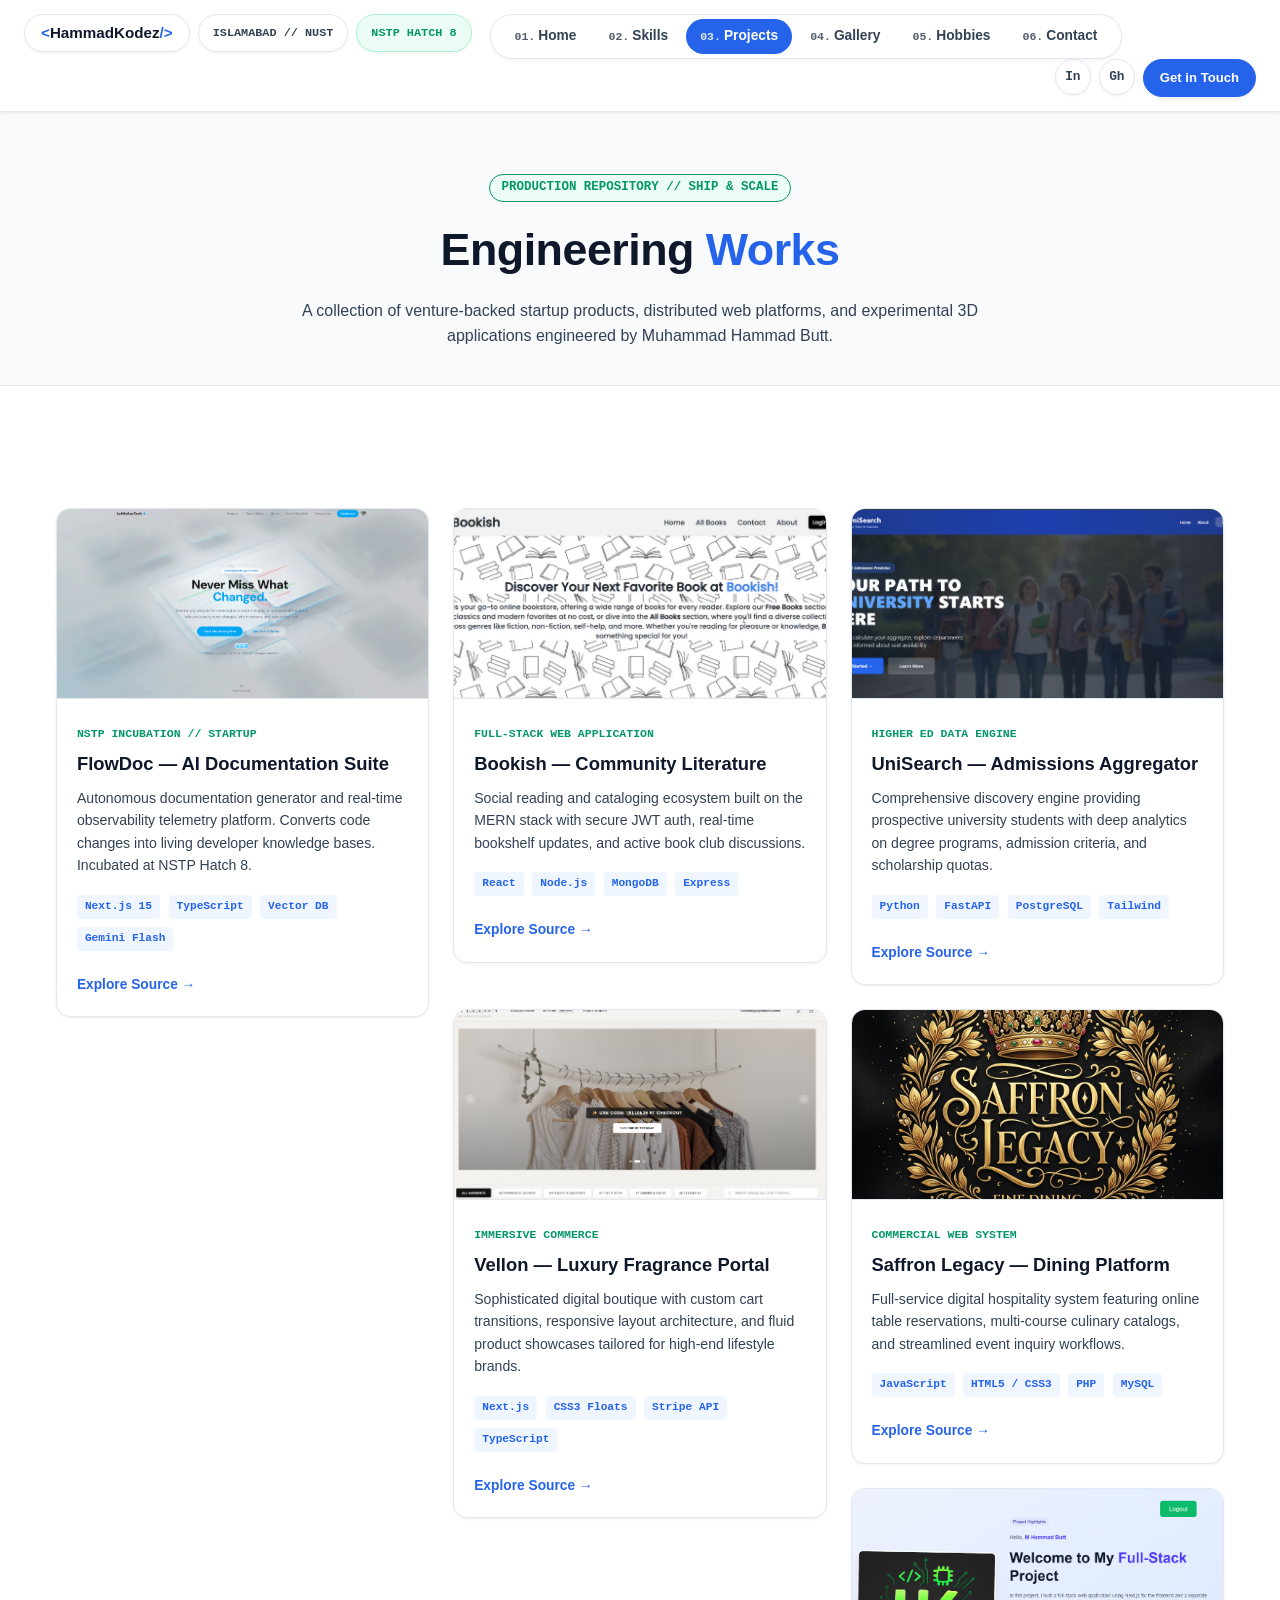
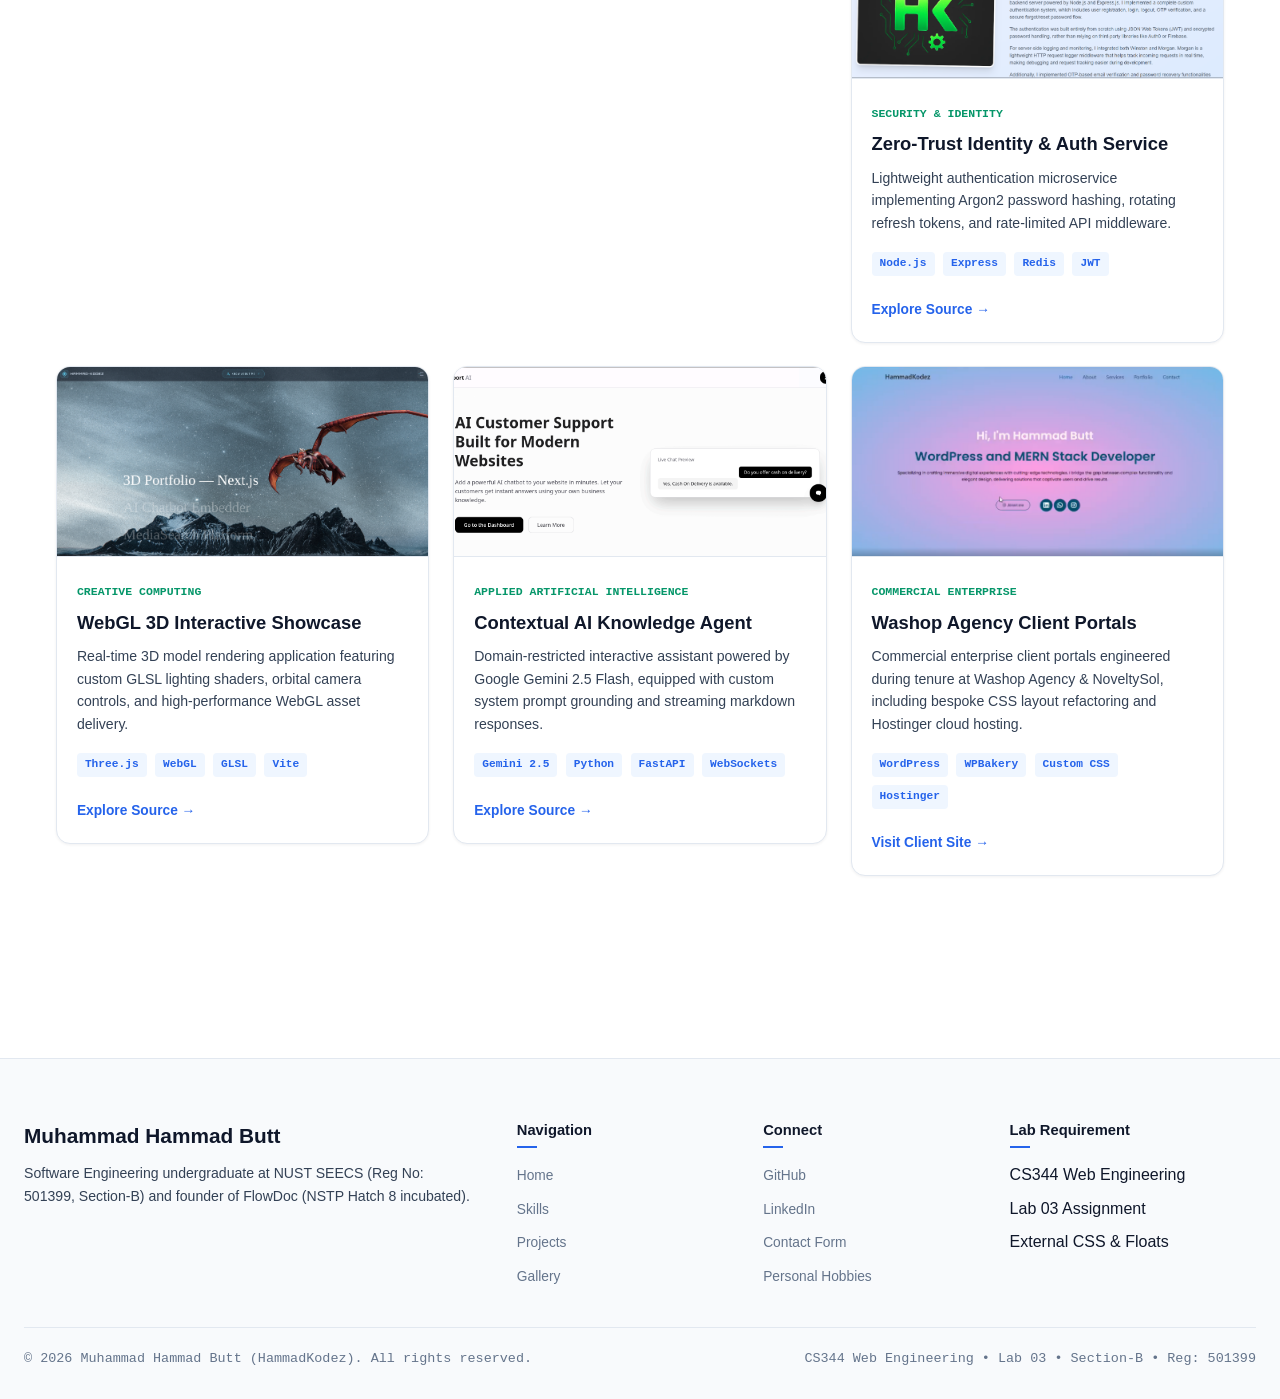
<file: projects.html>
<!DOCTYPE html>
<html lang="en">
<head>
  <meta charset="UTF-8">
  <meta name="viewport" content="width=device-width, initial-scale=1.0">
  <title>Engineering Projects | Muhammad Hammad Butt</title>
  <link rel="stylesheet" href="css/style.css">
</head>
<body>

  <!-- ==========================================================================
       TOP NAVIGATION BAR (MANDATORY FLOAT & CLEAR SYSTEM)
       ========================================================================== -->
  <header class="top-bar">
    <div class="top-bar-container clearfix">

      <!-- Left Group: Floated Brand & Identity Badges -->
      <div class="top-left-group">
        <a href="index.html" class="top-brand-pill">
          <span class="brand-bracket">&lt;</span>HammadKodez<span class="brand-bracket">/&gt;</span>
        </a>
        <div class="top-info-pill">
          ISLAMABAD // NUST
        </div>
        <div class="top-info-pill nstp-pill">
          NSTP HATCH 8
        </div>
      </div>

      <!-- Center Group: Navigation Links Floated Horizontally -->
      <ul class="top-nav-capsule">
        <li><a href="index.html" class="nav-pill-link"><span class="nav-num">01.</span>Home</a></li>
        <li><a href="skills.html" class="nav-pill-link"><span class="nav-num">02.</span>Skills</a></li>
        <li><a href="projects.html" class="nav-pill-link active"><span class="nav-num">03.</span>Projects</a></li>
        <li><a href="gallery.html" class="nav-pill-link"><span class="nav-num">04.</span>Gallery</a></li>
        <li><a href="hobbies.html" class="nav-pill-link"><span class="nav-num">05.</span>Hobbies</a></li>
        <li><a href="contact.html" class="nav-pill-link"><span class="nav-num">06.</span>Contact</a></li>
      </ul>

      <!-- Right Group: Social Links & Contact -->
      <div class="top-right-group">
        <a href="https://www.linkedin.com/in/hammad-butt-a3b560313" target="_blank" rel="noopener noreferrer" class="top-circle-btn" title="LinkedIn">In</a>
        <a href="https://github.com/HammadKodez" target="_blank" rel="noopener noreferrer" class="top-circle-btn" title="GitHub">Gh</a>
        <a href="contact.html" class="top-action-pill">Get in Touch</a>
      </div>

    </div>
  </header>

  <!-- ==========================================================================
       PAGE HEADER
       ========================================================================== -->
  <header class="page-header">
    <span class="header-tag">PRODUCTION REPOSITORY // SHIP &amp; SCALE</span>
    <h1 class="page-title">Engineering <span>Works</span></h1>
    <p class="page-desc">
      A collection of venture-backed startup products, distributed web platforms, and experimental 3D applications engineered by Muhammad Hammad Butt.
    </p>
  </header>

  <!-- ==========================================================================
       PROJECTS GRID (FLOAT-BASED CARDS & MICRO CLEARFIX)
       ========================================================================== -->
  <main class="section-container">
    <div class="feature-grid clearfix">

      <!-- Project 1: FlowDoc -->
      <article class="project-card">
        <div class="card-img-container">
          <img src="images/letseetechthumb.png" alt="FlowDoc AI Documentation" class="card-img">
        </div>
        <div class="card-body">
          <span class="card-tag-pill">NSTP INCUBATION // STARTUP</span>
          <h2 class="card-title">FlowDoc &mdash; AI Documentation Suite</h2>
          <p class="card-desc">
            Autonomous documentation generator and real-time observability telemetry platform. Converts code changes into living developer knowledge bases. Incubated at NSTP Hatch 8.
          </p>
          <div class="card-tech-chips">
            <span class="tech-pill">Next.js 15</span>
            <span class="tech-pill">TypeScript</span>
            <span class="tech-pill">Vector DB</span>
            <span class="tech-pill">Gemini Flash</span>
          </div>
          <a href="https://github.com/HammadKodez" target="_blank" rel="noopener noreferrer" class="card-btn">Explore Source &rarr;</a>
        </div>
      </article>

      <!-- Project 2: Bookish -->
      <article class="project-card">
        <div class="card-img-container">
          <img src="images/Bookish.png" alt="Bookish Reading Platform" class="card-img">
        </div>
        <div class="card-body">
          <span class="card-tag-pill">FULL-STACK WEB APPLICATION</span>
          <h2 class="card-title">Bookish &mdash; Community Literature</h2>
          <p class="card-desc">
            Social reading and cataloging ecosystem built on the MERN stack with secure JWT auth, real-time bookshelf updates, and active book club discussions.
          </p>
          <div class="card-tech-chips">
            <span class="tech-pill">React</span>
            <span class="tech-pill">Node.js</span>
            <span class="tech-pill">MongoDB</span>
            <span class="tech-pill">Express</span>
          </div>
          <a href="https://github.com/HammadKodez" target="_blank" rel="noopener noreferrer" class="card-btn">Explore Source &rarr;</a>
        </div>
      </article>

      <!-- Project 3: UniSearch -->
      <article class="project-card">
        <div class="card-img-container">
          <img src="images/thumbForUnisearch.png" alt="UniSearch Discovery Portal" class="card-img">
        </div>
        <div class="card-body">
          <span class="card-tag-pill">HIGHER ED DATA ENGINE</span>
          <h2 class="card-title">UniSearch &mdash; Admissions Aggregator</h2>
          <p class="card-desc">
            Comprehensive discovery engine providing prospective university students with deep analytics on degree programs, admission criteria, and scholarship quotas.
          </p>
          <div class="card-tech-chips">
            <span class="tech-pill">Python</span>
            <span class="tech-pill">FastAPI</span>
            <span class="tech-pill">PostgreSQL</span>
            <span class="tech-pill">Tailwind</span>
          </div>
          <a href="https://github.com/HammadKodez" target="_blank" rel="noopener noreferrer" class="card-btn">Explore Source &rarr;</a>
        </div>
      </article>

      <!-- Project 4: Vellon Brand Experience -->
      <article class="project-card">
        <div class="card-img-container">
          <img src="images/thumbForVellon.png" alt="Vellon Luxury E-Commerce" class="card-img">
        </div>
        <div class="card-body">
          <span class="card-tag-pill">IMMERSIVE COMMERCE</span>
          <h2 class="card-title">Vellon &mdash; Luxury Fragrance Portal</h2>
          <p class="card-desc">
            Sophisticated digital boutique with custom cart transitions, responsive layout architecture, and fluid product showcases tailored for high-end lifestyle brands.
          </p>
          <div class="card-tech-chips">
            <span class="tech-pill">Next.js</span>
            <span class="tech-pill">CSS3 Floats</span>
            <span class="tech-pill">Stripe API</span>
            <span class="tech-pill">TypeScript</span>
          </div>
          <a href="https://github.com/HammadKodez" target="_blank" rel="noopener noreferrer" class="card-btn">Explore Source &rarr;</a>
        </div>
      </article>

      <!-- Project 5: Saffron Legacy -->
      <article class="project-card">
        <div class="card-img-container">
          <img src="images/saffron-legacy.jpg" alt="Saffron Legacy Fine Dining" class="card-img">
        </div>
        <div class="card-body">
          <span class="card-tag-pill">COMMERCIAL WEB SYSTEM</span>
          <h2 class="card-title">Saffron Legacy &mdash; Dining Platform</h2>
          <p class="card-desc">
            Full-service digital hospitality system featuring online table reservations, multi-course culinary catalogs, and streamlined event inquiry workflows.
          </p>
          <div class="card-tech-chips">
            <span class="tech-pill">JavaScript</span>
            <span class="tech-pill">HTML5 / CSS3</span>
            <span class="tech-pill">PHP</span>
            <span class="tech-pill">MySQL</span>
          </div>
          <a href="https://github.com/HammadKodez" target="_blank" rel="noopener noreferrer" class="card-btn">Explore Source &rarr;</a>
        </div>
      </article>

      <!-- Project 6: Custom Auth Engine -->
      <article class="project-card">
        <div class="card-img-container">
          <img src="images/Custom-auth.png" alt="Custom Authentication Engine" class="card-img">
        </div>
        <div class="card-body">
          <span class="card-tag-pill">SECURITY &amp; IDENTITY</span>
          <h2 class="card-title">Zero-Trust Identity &amp; Auth Service</h2>
          <p class="card-desc">
            Lightweight authentication microservice implementing Argon2 password hashing, rotating refresh tokens, and rate-limited API middleware.
          </p>
          <div class="card-tech-chips">
            <span class="tech-pill">Node.js</span>
            <span class="tech-pill">Express</span>
            <span class="tech-pill">Redis</span>
            <span class="tech-pill">JWT</span>
          </div>
          <a href="https://github.com/HammadKodez" target="_blank" rel="noopener noreferrer" class="card-btn">Explore Source &rarr;</a>
        </div>
      </article>

      <!-- Project 7: 3D Dragon Interactive Showcase -->
      <article class="project-card">
        <div class="card-img-container">
          <img src="images/dragon-3d.png" alt="3D Dragon WebGL Experience" class="card-img">
        </div>
        <div class="card-body">
          <span class="card-tag-pill">CREATIVE COMPUTING</span>
          <h2 class="card-title">WebGL 3D Interactive Showcase</h2>
          <p class="card-desc">
            Real-time 3D model rendering application featuring custom GLSL lighting shaders, orbital camera controls, and high-performance WebGL asset delivery.
          </p>
          <div class="card-tech-chips">
            <span class="tech-pill">Three.js</span>
            <span class="tech-pill">WebGL</span>
            <span class="tech-pill">GLSL</span>
            <span class="tech-pill">Vite</span>
          </div>
          <a href="https://github.com/HammadKodez" target="_blank" rel="noopener noreferrer" class="card-btn">Explore Source &rarr;</a>
        </div>
      </article>

      <!-- Project 8: AI Knowledge Assistant -->
      <article class="project-card">
        <div class="card-img-container">
          <img src="images/ai-chatbot.png" alt="AI Chatbot Assistant" class="card-img">
        </div>
        <div class="card-body">
          <span class="card-tag-pill">APPLIED ARTIFICIAL INTELLIGENCE</span>
          <h2 class="card-title">Contextual AI Knowledge Agent</h2>
          <p class="card-desc">
            Domain-restricted interactive assistant powered by Google Gemini 2.5 Flash, equipped with custom system prompt grounding and streaming markdown responses.
          </p>
          <div class="card-tech-chips">
            <span class="tech-pill">Gemini 2.5</span>
            <span class="tech-pill">Python</span>
            <span class="tech-pill">FastAPI</span>
            <span class="tech-pill">WebSockets</span>
          </div>
          <a href="https://github.com/HammadKodez" target="_blank" rel="noopener noreferrer" class="card-btn">Explore Source &rarr;</a>
        </div>
      </article>

      <!-- Project 9: Washop Agency Commercial Deployment -->
      <article class="project-card">
        <div class="card-img-container">
          <img src="images/wordpress-portfolio.png" alt="Washop Agency WordPress" class="card-img">
        </div>
        <div class="card-body">
          <span class="card-tag-pill">COMMERCIAL ENTERPRISE</span>
          <h2 class="card-title">Washop Agency Client Portals</h2>
          <p class="card-desc">
            Commercial enterprise client portals engineered during tenure at Washop Agency &amp; NoveltySol, including bespoke CSS layout refactoring and Hostinger cloud hosting.
          </p>
          <div class="card-tech-chips">
            <span class="tech-pill">WordPress</span>
            <span class="tech-pill">WPBakery</span>
            <span class="tech-pill">Custom CSS</span>
            <span class="tech-pill">Hostinger</span>
          </div>
          <a href="https://washopagency.com" target="_blank" rel="noopener noreferrer" class="card-btn">Visit Client Site &rarr;</a>
        </div>
      </article>

    </div>
  </main>

  <!-- ==========================================================================
       FOOTER (MANDATORY FLOAT & CLEAR SYSTEM)
       ========================================================================== -->
  <footer class="footer">
    <div class="footer-content clearfix">

      <div class="footer-col-main">
        <div class="footer-brand">
          <h3>Muhammad Hammad Butt</h3>
          <p>
            Software Engineering undergraduate at NUST SEECS (Reg No: 501399, Section-B) and founder of FlowDoc (NSTP Hatch 8 incubated).
          </p>
        </div>
      </div>

      <div class="footer-col">
        <h4>Navigation</h4>
        <ul class="footer-links">
          <li><a href="index.html">Home</a></li>
          <li><a href="skills.html">Skills</a></li>
          <li><a href="projects.html">Projects</a></li>
          <li><a href="gallery.html">Gallery</a></li>
        </ul>
      </div>

      <div class="footer-col">
        <h4>Connect</h4>
        <ul class="footer-links">
          <li><a href="https://github.com/HammadKodez" target="_blank" rel="noopener noreferrer">GitHub</a></li>
          <li><a href="https://www.linkedin.com/in/hammad-butt-a3b560313" target="_blank" rel="noopener noreferrer">LinkedIn</a></li>
          <li><a href="contact.html">Contact Form</a></li>
          <li><a href="hobbies.html">Personal Hobbies</a></li>
        </ul>
      </div>

      <div class="footer-col">
        <h4>Lab Requirement</h4>
        <ul class="footer-links">
          <li><span>CS344 Web Engineering</span></li>
          <li><span>Lab 03 Assignment</span></li>
          <li><span>External CSS &amp; Floats</span></li>
        </ul>
      </div>

    </div>

    <div class="footer-bottom clearfix">
      <div class="footer-bottom-left">
        &copy; 2026 Muhammad Hammad Butt (HammadKodez). All rights reserved.
      </div>
      <div class="footer-bottom-right">
        CS344 Web Engineering &bull; Lab 03 &bull; Section-B &bull; Reg: 501399
      </div>
    </div>
  </footer>

</body>
</html>
</file>
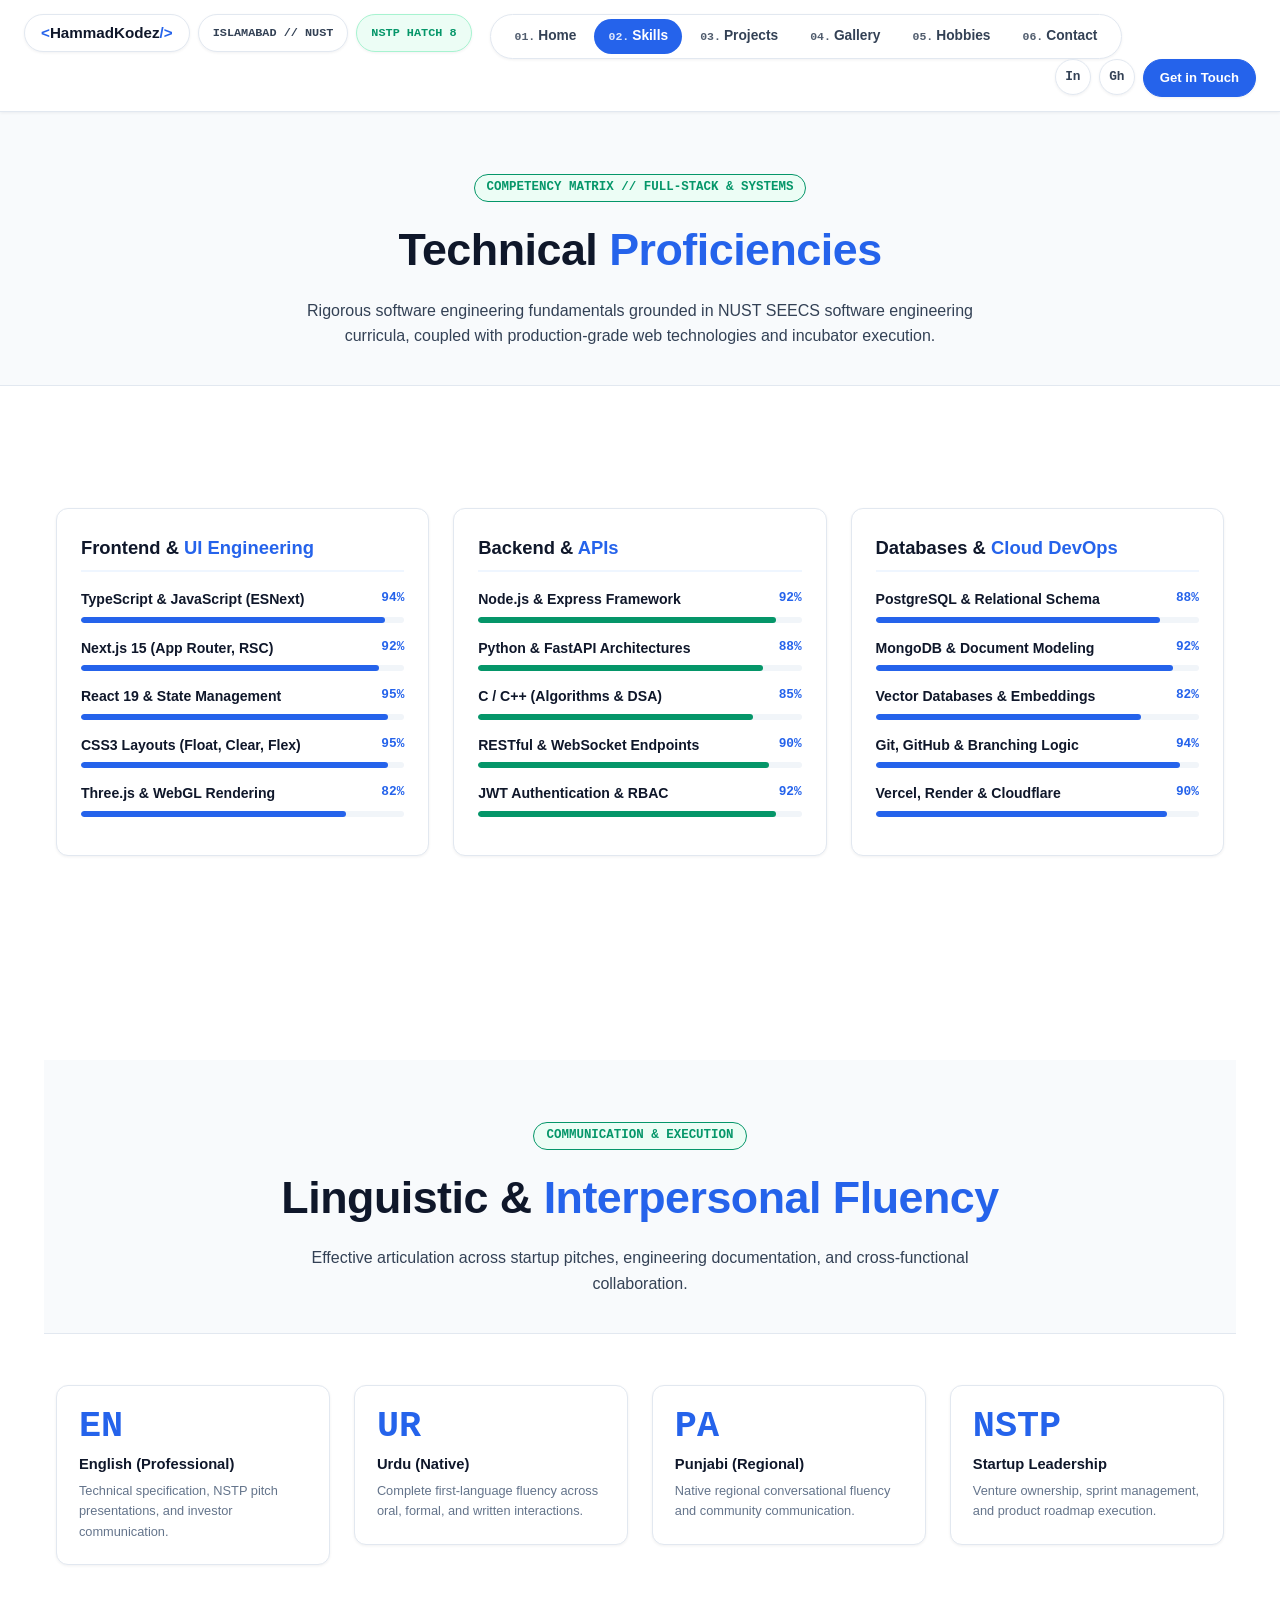
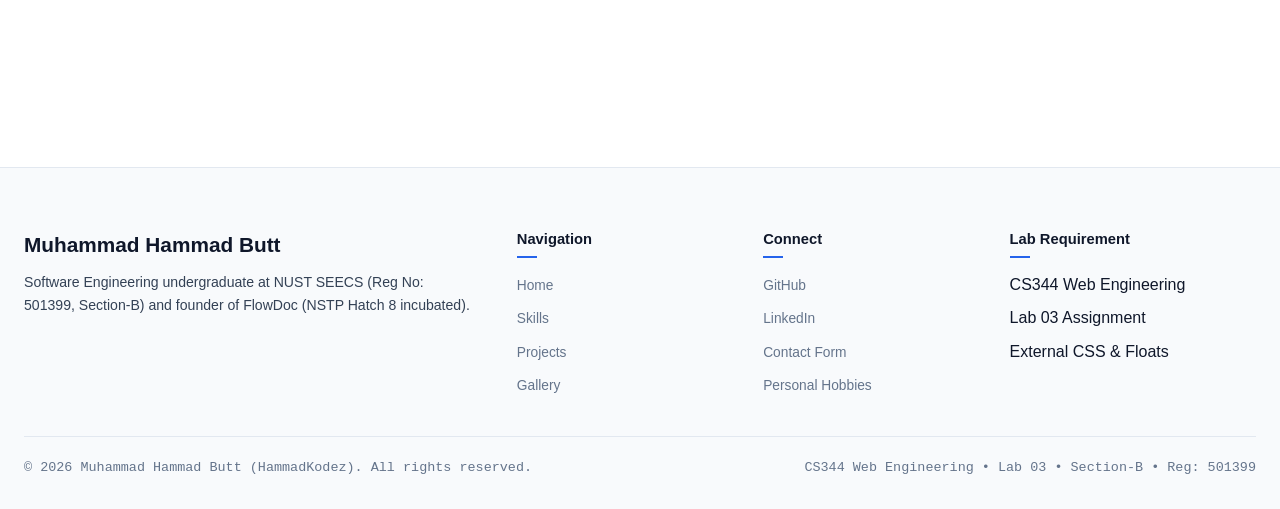
<file: skills.html>
<!DOCTYPE html>
<html lang="en">
<head>
  <meta charset="UTF-8">
  <meta name="viewport" content="width=device-width, initial-scale=1.0">
  <title>Technical Skills &amp; Competencies | Muhammad Hammad Butt</title>
  <link rel="stylesheet" href="css/style.css">
</head>
<body>

  <!-- ==========================================================================
       TOP NAVIGATION BAR (MANDATORY FLOAT & CLEAR SYSTEM)
       ========================================================================== -->
  <header class="top-bar">
    <div class="top-bar-container clearfix">

      <!-- Left Group: Floated Brand & Identity Badges -->
      <div class="top-left-group">
        <a href="index.html" class="top-brand-pill">
          <span class="brand-bracket">&lt;</span>HammadKodez<span class="brand-bracket">/&gt;</span>
        </a>
        <div class="top-info-pill">
          ISLAMABAD // NUST
        </div>
        <div class="top-info-pill nstp-pill">
          NSTP HATCH 8
        </div>
      </div>

      <!-- Center Group: Navigation Links Floated Horizontally -->
      <ul class="top-nav-capsule">
        <li><a href="index.html" class="nav-pill-link"><span class="nav-num">01.</span>Home</a></li>
        <li><a href="skills.html" class="nav-pill-link active"><span class="nav-num">02.</span>Skills</a></li>
        <li><a href="projects.html" class="nav-pill-link"><span class="nav-num">03.</span>Projects</a></li>
        <li><a href="gallery.html" class="nav-pill-link"><span class="nav-num">04.</span>Gallery</a></li>
        <li><a href="hobbies.html" class="nav-pill-link"><span class="nav-num">05.</span>Hobbies</a></li>
        <li><a href="contact.html" class="nav-pill-link"><span class="nav-num">06.</span>Contact</a></li>
      </ul>

      <!-- Right Group: Social Links & Contact -->
      <div class="top-right-group">
        <a href="https://www.linkedin.com/in/hammad-butt-a3b560313" target="_blank" rel="noopener noreferrer" class="top-circle-btn" title="LinkedIn">In</a>
        <a href="https://github.com/HammadKodez" target="_blank" rel="noopener noreferrer" class="top-circle-btn" title="GitHub">Gh</a>
        <a href="contact.html" class="top-action-pill">Get in Touch</a>
      </div>

    </div>
  </header>

  <!-- ==========================================================================
       PAGE HEADER
       ========================================================================== -->
  <header class="page-header">
    <span class="header-tag">COMPETENCY MATRIX // FULL-STACK &amp; SYSTEMS</span>
    <h1 class="page-title">Technical <span>Proficiencies</span></h1>
    <p class="page-desc">
      Rigorous software engineering fundamentals grounded in NUST SEECS software engineering curricula, coupled with production-grade web technologies and incubator execution.
    </p>
  </header>

  <!-- ==========================================================================
       SKILLS MATRICES (FLOAT-BASED CARDS & CLEARFIX)
       ========================================================================== -->
  <main class="section-container">
    <div class="skills-grid clearfix">

      <!-- Category 1: Frontend & UI Engineering -->
      <div class="skill-category-card">
        <h3 class="skill-card-header">Frontend &amp; <span>UI Engineering</span></h3>

        <div class="skill-item">
          <div class="skill-item-info clearfix">
            <span class="skill-name">TypeScript &amp; JavaScript (ESNext)</span>
            <span class="skill-pct">94%</span>
          </div>
          <div class="skill-bar-bg">
            <div class="skill-bar-fill pct-94"></div>
          </div>
        </div>

        <div class="skill-item">
          <div class="skill-item-info clearfix">
            <span class="skill-name">Next.js 15 (App Router, RSC)</span>
            <span class="skill-pct">92%</span>
          </div>
          <div class="skill-bar-bg">
            <div class="skill-bar-fill pct-92"></div>
          </div>
        </div>

        <div class="skill-item">
          <div class="skill-item-info clearfix">
            <span class="skill-name">React 19 &amp; State Management</span>
            <span class="skill-pct">95%</span>
          </div>
          <div class="skill-bar-bg">
            <div class="skill-bar-fill pct-95"></div>
          </div>
        </div>

        <div class="skill-item">
          <div class="skill-item-info clearfix">
            <span class="skill-name">CSS3 Layouts (Float, Clear, Flex)</span>
            <span class="skill-pct">95%</span>
          </div>
          <div class="skill-bar-bg">
            <div class="skill-bar-fill pct-95"></div>
          </div>
        </div>

        <div class="skill-item">
          <div class="skill-item-info clearfix">
            <span class="skill-name">Three.js &amp; WebGL Rendering</span>
            <span class="skill-pct">82%</span>
          </div>
          <div class="skill-bar-bg">
            <div class="skill-bar-fill pct-82"></div>
          </div>
        </div>
      </div>

      <!-- Category 2: Backend & Distributed APIs -->
      <div class="skill-category-card">
        <h3 class="skill-card-header">Backend &amp; <span>APIs</span></h3>

        <div class="skill-item">
          <div class="skill-item-info clearfix">
            <span class="skill-name">Node.js &amp; Express Framework</span>
            <span class="skill-pct">92%</span>
          </div>
          <div class="skill-bar-bg">
            <div class="skill-bar-fill green pct-92"></div>
          </div>
        </div>

        <div class="skill-item">
          <div class="skill-item-info clearfix">
            <span class="skill-name">Python &amp; FastAPI Architectures</span>
            <span class="skill-pct">88%</span>
          </div>
          <div class="skill-bar-bg">
            <div class="skill-bar-fill green pct-88"></div>
          </div>
        </div>

        <div class="skill-item">
          <div class="skill-item-info clearfix">
            <span class="skill-name">C / C++ (Algorithms &amp; DSA)</span>
            <span class="skill-pct">85%</span>
          </div>
          <div class="skill-bar-bg">
            <div class="skill-bar-fill green pct-85"></div>
          </div>
        </div>

        <div class="skill-item">
          <div class="skill-item-info clearfix">
            <span class="skill-name">RESTful &amp; WebSocket Endpoints</span>
            <span class="skill-pct">90%</span>
          </div>
          <div class="skill-bar-bg">
            <div class="skill-bar-fill green pct-90"></div>
          </div>
        </div>

        <div class="skill-item">
          <div class="skill-item-info clearfix">
            <span class="skill-name">JWT Authentication &amp; RBAC</span>
            <span class="skill-pct">92%</span>
          </div>
          <div class="skill-bar-bg">
            <div class="skill-bar-fill green pct-92"></div>
          </div>
        </div>
      </div>

      <!-- Category 3: Databases & Cloud Infrastructure -->
      <div class="skill-category-card">
        <h3 class="skill-card-header">Databases &amp; <span>Cloud DevOps</span></h3>

        <div class="skill-item">
          <div class="skill-item-info clearfix">
            <span class="skill-name">PostgreSQL &amp; Relational Schema</span>
            <span class="skill-pct">88%</span>
          </div>
          <div class="skill-bar-bg">
            <div class="skill-bar-fill pct-88"></div>
          </div>
        </div>

        <div class="skill-item">
          <div class="skill-item-info clearfix">
            <span class="skill-name">MongoDB &amp; Document Modeling</span>
            <span class="skill-pct">92%</span>
          </div>
          <div class="skill-bar-bg">
            <div class="skill-bar-fill pct-92"></div>
          </div>
        </div>

        <div class="skill-item">
          <div class="skill-item-info clearfix">
            <span class="skill-name">Vector Databases &amp; Embeddings</span>
            <span class="skill-pct">82%</span>
          </div>
          <div class="skill-bar-bg">
            <div class="skill-bar-fill pct-82"></div>
          </div>
        </div>

        <div class="skill-item">
          <div class="skill-item-info clearfix">
            <span class="skill-name">Git, GitHub &amp; Branching Logic</span>
            <span class="skill-pct">94%</span>
          </div>
          <div class="skill-bar-bg">
            <div class="skill-bar-fill pct-94"></div>
          </div>
        </div>

        <div class="skill-item">
          <div class="skill-item-info clearfix">
            <span class="skill-name">Vercel, Render &amp; Cloudflare</span>
            <span class="skill-pct">90%</span>
          </div>
          <div class="skill-bar-bg">
            <div class="skill-bar-fill pct-90"></div>
          </div>
        </div>
      </div>

    </div>
  </main>

  <!-- ==========================================================================
       SPOKEN LANGUAGES & SOFT SKILLS (SIDE-BY-SIDE FLOATED SECTIONS)
       ========================================================================== -->
  <section class="section-container">
    <div class="page-header">
      <span class="section-tag">COMMUNICATION &amp; EXECUTION</span>
      <h2 class="section-title">Linguistic &amp; <span>Interpersonal Fluency</span></h2>
      <p class="section-desc">Effective articulation across startup pitches, engineering documentation, and cross-functional collaboration.</p>
    </div>

    <div class="stats-grid clearfix">
      <div class="stat-card">
        <div class="stat-num">EN</div>
        <div class="stat-label">English (Professional)</div>
        <div class="stat-desc">Technical specification, NSTP pitch presentations, and investor communication.</div>
      </div>

      <div class="stat-card">
        <div class="stat-num">UR</div>
        <div class="stat-label">Urdu (Native)</div>
        <div class="stat-desc">Complete first-language fluency across oral, formal, and written interactions.</div>
      </div>

      <div class="stat-card">
        <div class="stat-num">PA</div>
        <div class="stat-label">Punjabi (Regional)</div>
        <div class="stat-desc">Native regional conversational fluency and community communication.</div>
      </div>

      <div class="stat-card">
        <div class="stat-num">NSTP</div>
        <div class="stat-label">Startup Leadership</div>
        <div class="stat-desc">Venture ownership, sprint management, and product roadmap execution.</div>
      </div>
    </div>
  </section>

  <!-- ==========================================================================
       FOOTER (MANDATORY FLOAT & CLEAR SYSTEM)
       ========================================================================== -->
  <footer class="footer">
    <div class="footer-content clearfix">

      <div class="footer-col-main">
        <div class="footer-brand">
          <h3>Muhammad Hammad Butt</h3>
          <p>
            Software Engineering undergraduate at NUST SEECS (Reg No: 501399, Section-B) and founder of FlowDoc (NSTP Hatch 8 incubated).
          </p>
        </div>
      </div>

      <div class="footer-col">
        <h4>Navigation</h4>
        <ul class="footer-links">
          <li><a href="index.html">Home</a></li>
          <li><a href="skills.html">Skills</a></li>
          <li><a href="projects.html">Projects</a></li>
          <li><a href="gallery.html">Gallery</a></li>
        </ul>
      </div>

      <div class="footer-col">
        <h4>Connect</h4>
        <ul class="footer-links">
          <li><a href="https://github.com/HammadKodez" target="_blank" rel="noopener noreferrer">GitHub</a></li>
          <li><a href="https://www.linkedin.com/in/hammad-butt-a3b560313" target="_blank" rel="noopener noreferrer">LinkedIn</a></li>
          <li><a href="contact.html">Contact Form</a></li>
          <li><a href="hobbies.html">Personal Hobbies</a></li>
        </ul>
      </div>

      <div class="footer-col">
        <h4>Lab Requirement</h4>
        <ul class="footer-links">
          <li><span>CS344 Web Engineering</span></li>
          <li><span>Lab 03 Assignment</span></li>
          <li><span>External CSS &amp; Floats</span></li>
        </ul>
      </div>

    </div>

    <div class="footer-bottom clearfix">
      <div class="footer-bottom-left">
        &copy; 2026 Muhammad Hammad Butt (HammadKodez). All rights reserved.
      </div>
      <div class="footer-bottom-right">
        CS344 Web Engineering &bull; Lab 03 &bull; Section-B &bull; Reg: 501399
      </div>
    </div>
  </footer>

</body>
</html>
</file>
<file: css/style.css>
/* ==========================================================================
   DEPARTMENT OF COMPUTING - CS344: WEB ENGINEERING (FALL 2026)
   LAB 03: HTML ADVANCED - PERSONAL PORTFOLIO II
   STUDENT: MUHAMMAD HAMMAD BUTT (REG NO: 501399, SECTION B)
   STYLESHEET: css/style.css (100% STRICT EXTERNAL CSS)
   
   LAB 03 CORE SPECIFICATIONS IMPLEMENTED:
     1. Strict External CSS: Zero inline styles, zero internal <style> tags.
     2. Navigation Menu: Arranged horizontally using float: left with micro-clearfix.
     3. Content Layout: Side-by-side image and text arranged using float and clear.
     4. Image Gallery: 20 personal photos arranged using float and clearfix.
     5. No JavaScript: 100% pure HTML5 and CSS3 compliant.
     6. No CSS Frameworks: Zero Bootstrap, Tailwind, or external CSS dependencies.
     7. Brand Palette: Clean Solid White (#ffffff), Blue (#2563eb), Green (#059669).
   ========================================================================== */

/* --------------------------------------------------------------------------
   1. CSS VARIABLES & SYSTEM THEME
   -------------------------------------------------------------------------- */
:root {
  --bg-main: #ffffff;
  --bg-surface: #f8fafc;
  --bg-card: #ffffff;
  --text-primary: #0f172a;
  --text-secondary: #334155;
  --text-muted: #64748b;
  --accent-blue: #2563eb;
  --accent-blue-hover: #1d4ed8;
  --accent-blue-light: #eff6ff;
  --accent-green: #059669;
  --accent-green-hover: #047857;
  --accent-green-light: #ecfdf5;
  --border-color: #e2e8f0;
  --border-hover: #2563eb;
  --shadow-sm: 0 1px 3px rgba(15, 23, 42, 0.06);
  --shadow-md: 0 4px 16px rgba(15, 23, 42, 0.08);
  --shadow-lg: 0 12px 32px rgba(15, 23, 42, 0.12);
  --font-main: -apple-system, BlinkMacSystemFont, "Segoe UI", Roboto, Helvetica, Arial, sans-serif;
  --font-mono: "SF Mono", "Fira Code", "Courier New", Courier, monospace;
}

/* --------------------------------------------------------------------------
   2. GLOBAL RESET & BASE STYLING
   -------------------------------------------------------------------------- */
* {
  box-sizing: border-box;
  margin: 0;
  padding: 0;
}

html {
  scroll-behavior: smooth;
}

body {
  background-color: var(--bg-main);
  color: var(--text-primary);
  font-family: var(--font-main);
  line-height: 1.6;
  font-size: 16px;
  -webkit-font-smoothing: antialiased;
}

img {
  max-width: 100%;
  height: auto;
  display: block;
}

a {
  color: var(--accent-blue);
  text-decoration: none;
  transition: color 0.2s ease, background 0.2s ease, border-color 0.2s ease;
}

a:hover {
  color: var(--accent-blue-hover);
}

::selection {
  background: var(--accent-blue-light);
  color: var(--accent-blue);
}

/* --------------------------------------------------------------------------
   3. MANDATORY FLOAT & CLEAR SYSTEM
   -------------------------------------------------------------------------- */
.float-left {
  float: left !important;
}

.float-right {
  float: right !important;
}

.clear-left {
  clear: left !important;
}

.clear-right {
  clear: right !important;
}

.clear-both {
  clear: both !important;
}

/* Micro Clearfix Hack (Nicolas Gallagher standard) */
.clearfix::after,
.top-bar-container::after,
.nav-container::after,
.hero-row::after,
.side-by-side-row::after,
.credentials-box::after,
.stats-grid::after,
.feature-grid::after,
.gallery-pinterest-container::after,
.gallery-row::after,
.hobby-grid::after,
.hobby-card-inner::after,
.skills-grid::after,
.skill-item-info::after,
.contact-row::after,
.footer-content::after,
.footer-bottom::after {
  content: "";
  display: table;
  clear: both;
}

/* Layout Containers */
.container {
  max-width: 1240px;
  margin: 0 auto;
  padding: 0 24px;
}

.section-container {
  max-width: 1240px;
  margin: 0 auto;
  padding: 70px 24px;
}

/* --------------------------------------------------------------------------
   4. HORIZONTAL NAVIGATION BAR (STYLED WITH FLOAT & CLEAR)
   "Use float to arrange navigation links horizontally (float: left).
   Ensure proper clearing using clear or a clearfix hack."
   -------------------------------------------------------------------------- */
.top-bar {
  width: 100%;
  background: rgba(255, 255, 255, 0.95);
  backdrop-filter: blur(12px);
  -webkit-backdrop-filter: blur(12px);
  border-bottom: 1px solid var(--border-color);
  position: sticky;
  top: 0;
  z-index: 1000;
  padding: 14px 24px;
  box-shadow: var(--shadow-sm);
}

.top-bar-container,
.nav-container {
  max-width: 1320px;
  margin: 0 auto;
}

/* Left Floated Brand & Identity Badges */
.top-left-group {
  float: left;
  line-height: 38px;
}

.top-brand-pill {
  float: left;
  display: inline-block;
  background: #ffffff;
  border: 1px solid var(--border-color);
  border-radius: 9999px;
  padding: 6px 16px;
  font-weight: 800;
  font-size: 0.95rem;
  color: var(--text-primary);
  line-height: 24px;
  margin-right: 8px;
  box-shadow: var(--shadow-sm);
}

.top-brand-pill:hover {
  border-color: var(--accent-blue);
}

.brand-bracket {
  color: var(--accent-blue);
  font-weight: 900;
}

.top-info-pill {
  float: left;
  display: inline-block;
  background: #ffffff;
  border: 1px solid var(--border-color);
  border-radius: 9999px;
  padding: 6px 14px;
  font-family: var(--font-mono);
  font-size: 0.74rem;
  font-weight: 700;
  color: var(--text-secondary);
  line-height: 24px;
  margin-right: 8px;
  box-shadow: var(--shadow-sm);
}

.top-info-pill.nstp-pill {
  color: var(--accent-green);
  border-color: #a7f3d0;
  background: var(--accent-green-light);
}

/* Center / Navigation Menu Floated Horizontally */
.top-nav-capsule,
.nav-menu {
  float: left;
  list-style: none;
  background: #ffffff;
  border: 1px solid var(--border-color);
  border-radius: 9999px;
  padding: 4px 8px;
  margin-left: 10px;
  box-shadow: var(--shadow-sm);
}

.top-nav-capsule li,
.nav-menu li {
  float: left;
  margin: 0 2px;
}

.nav-pill-link,
.nav-menu a {
  display: block;
  padding: 6px 14px;
  border-radius: 9999px;
  font-size: 0.86rem;
  font-weight: 600;
  color: var(--text-secondary);
  line-height: 22px;
}

.nav-pill-link:hover,
.nav-menu a:hover {
  background: var(--accent-blue-light);
  color: var(--accent-blue);
}

.nav-pill-link.active,
.nav-menu a.active {
  background: var(--accent-blue);
  color: #ffffff;
}

.nav-num {
  font-family: var(--font-mono);
  font-size: 0.72rem;
  margin-right: 3px;
  opacity: 0.85;
}

/* Right Floated Social Links & Action Pill */
.top-right-group {
  float: right;
  line-height: 38px;
}

.top-circle-btn {
  float: left;
  width: 36px;
  height: 36px;
  line-height: 34px;
  text-align: center;
  border-radius: 50%;
  background: #ffffff;
  border: 1px solid var(--border-color);
  color: var(--text-secondary);
  font-family: var(--font-mono);
  font-weight: 700;
  font-size: 0.8rem;
  margin-left: 8px;
  box-shadow: var(--shadow-sm);
}

.top-circle-btn:hover {
  border-color: var(--accent-blue);
  color: var(--accent-blue);
}

.top-action-pill {
  float: left;
  background: var(--accent-blue);
  border: 1px solid var(--accent-blue);
  color: #ffffff;
  padding: 6px 16px;
  border-radius: 9999px;
  font-size: 0.82rem;
  font-weight: 700;
  line-height: 24px;
  margin-left: 8px;
  box-shadow: var(--shadow-sm);
}

.top-action-pill:hover {
  background: var(--accent-blue-hover);
  color: #ffffff;
}

/* Responsive Navigation Bar */
@media (max-width: 1080px) {
  .top-info-pill.nstp-pill {
    display: none;
  }
}

@media (max-width: 900px) {
  .top-info-pill {
    display: none;
  }
  .top-right-group {
    display: none;
  }
}

@media (max-width: 760px) {
  .top-left-group {
    float: none;
    text-align: center;
    margin-bottom: 8px;
  }
  .top-brand-pill {
    float: none;
    display: inline-block;
    margin: 0 auto;
  }
  .top-nav-capsule,
  .nav-menu {
    float: none;
    display: inline-block;
    margin: 0 auto;
    text-align: center;
    border-radius: 12px;
  }
  .top-nav-capsule li,
  .nav-menu li {
    float: none;
    display: inline-block;
    margin: 2px;
  }
}

/* --------------------------------------------------------------------------
   5. COMMON PAGE HEADERS
   -------------------------------------------------------------------------- */
.page-header {
  text-align: center;
  padding: 60px 24px 36px;
  background: var(--bg-surface);
  border-bottom: 1px solid var(--border-color);
  margin-bottom: 40px;
}

.header-tag,
.section-tag,
.page-tag {
  display: inline-block;
  font-family: var(--font-mono);
  font-size: 0.78rem;
  font-weight: 700;
  color: var(--accent-green);
  background: var(--accent-green-light);
  border: 1px solid var(--accent-green);
  padding: 3px 12px;
  border-radius: 9999px;
  margin-bottom: 12px;
  text-transform: uppercase;
}

.page-title,
.section-title {
  font-size: clamp(2rem, 3.5vw, 2.8rem);
  font-weight: 800;
  letter-spacing: -0.5px;
  color: var(--text-primary);
  margin-bottom: 12px;
}

.page-title span,
.section-title span {
  color: var(--accent-blue);
}

.page-desc,
.section-desc {
  max-width: 720px;
  margin: 0 auto;
  font-size: 1rem;
  color: var(--text-secondary);
  line-height: 1.6;
}

/* --------------------------------------------------------------------------
   6. HERO SECTION
   Includes:
     - 75px more space above WELCOME
     - Space between top nav and WELCOME
     - WELCOME Stroked Watermark Monogram
     - Top Avatar Image
     - Clean Non-Card Content Block
     - FlowDoc (NSTP Hatch 8) Credentials
     - Bottom Moving Marquee Bar
   -------------------------------------------------------------------------- */
.hero-section {
  position: relative;
  background: #f8fafc;
  border-bottom: 1px solid var(--border-color);
  padding-top: 175px; /* Added 75px more space above WELCOME as instructed */
  padding-bottom: 0;
  overflow: hidden;
  text-align: center;
}

.hero-backdrop-watermark {
  position: absolute;
  top: 150px;
  left: 50%;
  transform: translateX(-50%);
  width: 100vw;
  text-align: center;
  pointer-events: none;
  user-select: none;
  white-space: nowrap;
  font-size: clamp(4.5rem, 13.5vw, 13rem);
  font-weight: 900;
  letter-spacing: 4px;
  color: rgba(37, 99, 235, 0.04);
  -webkit-text-stroke: 1.5px #cbd5e1;
  line-height: 0.9;
  z-index: 1;
}

.hero-unified-stage {
  position: relative;
  z-index: 5;
  max-width: 920px;
  margin: 0 auto;
  padding: 24px 24px 34px;
}

.hero-image-wrapper {
  margin-bottom: 22px;
  display: block;
}

.hero-avatar-frame {
  display: inline-block;
  position: relative;
  width: 160px;
  height: 160px;
  border-radius: 24px;
  border: 3px solid var(--accent-blue);
  padding: 4px;
  background: #ffffff;
  box-shadow: 0 8px 24px rgba(37, 99, 235, 0.12);
  transition: transform 0.25s ease, border-color 0.25s ease;
}

.hero-avatar-frame:hover {
  transform: translateY(-3px) scale(1.02);
  border-color: var(--accent-green);
}

.hero-avatar-img {
  width: 100%;
  height: 100%;
  border-radius: 18px;
  object-fit: cover;
  object-position: center 15%;
  display: block;
  background: #f1f5f9;
}

.avatar-status-badge {
  position: absolute;
  bottom: -6px;
  right: 10px;
  background: #ffffff;
  border: 1px solid var(--border-color);
  border-radius: 9999px;
  padding: 3px 10px;
  display: inline-block;
  font-family: var(--font-mono);
  font-size: 0.68rem;
  font-weight: 700;
  color: var(--accent-green);
  box-shadow: var(--shadow-sm);
}

/* Hero Content (Non-Card Format) */
.hero-glass-panel,
.hero-content-block {
  background: transparent;
  padding: 10px 0 0;
  width: 100%;
  text-align: center;
}

.hero-status-tag {
  display: inline-block;
  background: #ffffff;
  border: 1px solid var(--border-color);
  border-radius: 9999px;
  padding: 5px 14px;
  margin-bottom: 12px;
  font-family: var(--font-mono);
  font-size: 0.76rem;
  font-weight: 600;
  box-shadow: var(--shadow-sm);
}

.pulse-dot {
  width: 8px;
  height: 8px;
  border-radius: 50%;
  background: var(--accent-green);
  display: inline-block;
  margin-right: 4px;
}

.status-highlight {
  color: var(--accent-blue);
  font-weight: 700;
}

.hero-title-main {
  font-size: clamp(2rem, 3.4vw, 2.9rem);
  font-weight: 800;
  letter-spacing: -1px;
  line-height: 1.2;
  margin-bottom: 8px;
  color: var(--text-primary);
}

.name-highlight {
  color: var(--accent-blue);
}

.hero-subtitle {
  font-size: clamp(0.95rem, 1.4vw, 1.1rem);
  color: var(--accent-green);
  font-family: var(--font-mono);
  margin-bottom: 12px;
  font-weight: 600;
}

.hero-bio {
  color: var(--text-secondary);
  font-size: 0.96rem;
  line-height: 1.6;
  margin: 0 auto 20px;
  max-width: 680px;
}

.hero-cta-group {
  margin-bottom: 18px;
}

.btn-primary {
  display: inline-block;
  background: var(--accent-blue);
  border: 1px solid var(--accent-blue);
  color: #ffffff;
  font-weight: 700;
  font-size: 0.88rem;
  padding: 10px 20px;
  border-radius: 8px;
  margin: 4px 6px;
  box-shadow: var(--shadow-sm);
}

.btn-primary:hover {
  background: var(--accent-blue-hover);
  color: #ffffff;
  transform: translateY(-2px);
}

.btn-secondary {
  display: inline-block;
  background: var(--accent-green-light);
  border: 1px solid var(--accent-green);
  color: var(--accent-green);
  font-weight: 700;
  font-size: 0.88rem;
  padding: 10px 18px;
  border-radius: 8px;
  margin: 4px 6px;
}

.btn-secondary:hover {
  background: var(--accent-green);
  color: #ffffff;
  transform: translateY(-2px);
}

.btn-outline {
  display: inline-block;
  background: #ffffff;
  border: 1px solid var(--border-color);
  color: var(--text-secondary);
  font-weight: 600;
  font-size: 0.88rem;
  padding: 10px 16px;
  border-radius: 8px;
  margin: 4px 6px;
}

.btn-outline:hover {
  border-color: var(--accent-blue);
  color: var(--accent-blue);
}

.hero-meta-row {
  margin-bottom: 20px;
}

.meta-pill {
  display: inline-block;
  font-family: var(--font-mono);
  font-size: 0.74rem;
  color: var(--text-muted);
  background: #ffffff;
  border: 1px solid var(--border-color);
  padding: 4px 10px;
  border-radius: 6px;
  margin: 3px 4px;
}

/* Moving Marquee Ticker at Hero Bottom */
.hero-marquee-footer {
  width: 100%;
  background: #ffffff;
  border-top: 1px solid var(--border-color);
  border-bottom: 1px solid var(--border-color);
  padding: 12px 0;
  overflow: hidden;
  position: relative;
  z-index: 10;
  clear: both;
}

.marquee-track {
  display: inline-block;
  white-space: nowrap;
  animation: marqueeScroll 26s linear infinite;
}

.marquee-track:hover {
  animation-play-state: paused;
}

@keyframes marqueeScroll {
  0% { transform: translateX(0); }
  100% { transform: translateX(-50%); }
}

.marquee-item {
  display: inline-block;
  padding: 0 20px;
  font-family: var(--font-mono);
  font-size: 0.84rem;
  color: var(--text-secondary);
  font-weight: 600;
}

.marquee-sep {
  color: var(--accent-blue);
  margin: 0 8px;
}

/* --------------------------------------------------------------------------
   7. SIDE-BY-SIDE CONTENT LAYOUT (MANDATORY LAB 03 REQUIREMENT)
   "Arrange content such as images and text side-by-side using float
   (e.g., image on the left, text on the right).
   Use clear to ensure subsequent content does not wrap unintentionally."
   -------------------------------------------------------------------------- */
.side-by-side-row {
  width: 100%;
  margin-bottom: 40px;
}

.side-img-col {
  float: left;
  width: 38%;
  padding-right: 30px;
}

.about-frame {
  background: #ffffff;
  border: 1px solid var(--border-color);
  border-radius: 16px;
  padding: 10px;
  box-shadow: var(--shadow-sm);
  text-align: center;
}

.about-img {
  width: 100%;
  height: 380px;
  object-fit: cover;
  object-position: center 20%;
  border-radius: 12px;
  display: block;
}

.about-badge {
  margin-top: 12px;
  font-family: var(--font-mono);
  font-size: 0.75rem;
  font-weight: 700;
  color: var(--accent-blue);
}

.side-text-col {
  float: right;
  width: 60%;
}

.about-lead {
  font-size: 1.15rem;
  font-weight: 600;
  color: var(--text-primary);
  line-height: 1.6;
  margin-bottom: 14px;
}

.about-text {
  font-size: 0.95rem;
  color: var(--text-secondary);
  line-height: 1.7;
  margin-bottom: 20px;
}

.credentials-box {
  background: var(--bg-surface);
  border: 1px solid var(--border-color);
  border-radius: 12px;
  padding: 18px;
  margin-top: 20px;
}

.cred-item {
  width: 33.333%;
  box-sizing: border-box;
  padding-right: 10px;
}

.cred-item strong {
  display: block;
  font-family: var(--font-mono);
  font-size: 0.72rem;
  color: var(--accent-green);
  text-transform: uppercase;
  margin-bottom: 4px;
}

.cred-item span {
  font-size: 0.88rem;
  font-weight: 700;
  color: var(--text-primary);
}

@media (max-width: 860px) {
  .side-img-col,
  .side-text-col {
    float: none;
    width: 100%;
    padding-right: 0;
    margin-bottom: 24px;
    clear: both;
  }
  .about-img {
    height: 300px;
  }
  .cred-item {
    width: 100%;
    float: none;
    margin-bottom: 12px;
  }
}

/* --------------------------------------------------------------------------
   8. STATS GRID (FLOAT-BASED CARDS & CLEARFIX)
   -------------------------------------------------------------------------- */
.stats-grid {
  width: 100%;
  margin-bottom: 60px;
}

.stat-card {
  float: left;
  width: 23%;
  margin: 1%;
  background: var(--bg-card);
  border: 1px solid var(--border-color);
  border-radius: 12px;
  padding: 22px;
  box-shadow: var(--shadow-sm);
  transition: transform 0.2s ease, border-color 0.2s ease;
}

.stat-card:hover {
  border-color: var(--accent-blue);
  transform: translateY(-3px);
}

.stat-num {
  font-family: var(--font-mono);
  font-size: 2.3rem;
  font-weight: 800;
  color: var(--accent-blue);
  line-height: 1;
  margin-bottom: 8px;
}

.stat-label {
  font-size: 0.92rem;
  font-weight: 700;
  color: var(--text-primary);
  margin-bottom: 4px;
}

.stat-desc {
  font-size: 0.8rem;
  color: var(--text-muted);
}

@media (max-width: 920px) {
  .stat-card {
    width: 48%;
  }
}

@media (max-width: 540px) {
  .stat-card {
    width: 98%;
    float: none;
    clear: both;
  }
}

/* --------------------------------------------------------------------------
   9. FEATURED PROJECTS GRID (FLOAT-BASED & CLEARFIX)
   -------------------------------------------------------------------------- */
.feature-grid {
  width: 100%;
  margin-bottom: 40px;
}

.feature-col,
.project-card,
.feature-card {
  float: left;
  width: 31.333%;
  margin: 1%;
  background: var(--bg-card);
  border: 1px solid var(--border-color);
  border-radius: 14px;
  overflow: hidden;
  box-shadow: var(--shadow-sm);
  transition: transform 0.2s ease, border-color 0.2s ease, box-shadow 0.2s ease;
}

.feature-col:hover,
.project-card:hover,
.feature-card:hover {
  border-color: var(--accent-blue);
  transform: translateY(-4px);
  box-shadow: var(--shadow-md);
}

.feature-img-container,
.card-img-container {
  height: 190px;
  overflow: hidden;
  background: #f1f5f9;
  border-bottom: 1px solid var(--border-color);
}

.feature-img,
.card-img {
  width: 100%;
  height: 100%;
  object-fit: cover;
  display: block;
  transition: transform 0.3s ease;
}

.feature-col:hover .feature-img,
.project-card:hover .card-img,
.feature-card:hover .feature-img {
  transform: scale(1.04);
}

.feature-body,
.card-body {
  padding: 20px;
}

.feature-tag,
.card-tag-pill {
  font-family: var(--font-mono);
  font-size: 0.72rem;
  font-weight: 700;
  color: var(--accent-green);
  margin-bottom: 6px;
  display: inline-block;
}

.feature-title,
.card-title {
  font-size: 1.15rem;
  font-weight: 700;
  color: var(--text-primary);
  margin-bottom: 8px;
}

.feature-desc,
.card-desc {
  font-size: 0.88rem;
  color: var(--text-secondary);
  line-height: 1.6;
  margin-bottom: 14px;
  min-height: 65px;
}

.feature-tech,
.card-tech-chips {
  margin-bottom: 16px;
}

.feature-pill,
.tech-pill {
  display: inline-block;
  font-family: var(--font-mono);
  font-size: 0.7rem;
  color: var(--accent-blue);
  background: var(--accent-blue-light);
  padding: 3px 8px;
  border-radius: 4px;
  font-weight: 600;
  margin-right: 4px;
  margin-bottom: 4px;
}

.feature-link,
.card-btn {
  display: inline-block;
  font-size: 0.86rem;
  font-weight: 700;
  color: var(--accent-blue);
  text-decoration: none;
}

.feature-link:hover,
.card-btn:hover {
  color: var(--accent-blue-hover);
}

@media (max-width: 960px) {
  .feature-col,
  .project-card,
  .feature-card {
    width: 48%;
  }
}

@media (max-width: 600px) {
  .feature-col,
  .project-card,
  .feature-card {
    width: 98%;
    float: none;
    clear: both;
  }
}

/* --------------------------------------------------------------------------
   10. PINTEREST IMAGE GALLERY (MANDATORY LAB 03 FLOAT & CLEAR GRID)
   "Create an image gallery with at least 5 images, aligned using float."
   "Use clearfix or clear to ensure the gallery container encloses all floated images."
   User specification:
     - Hammad's personal images only (no projects)
     - Pinterest form, maximum visual size, minimal/no text
   -------------------------------------------------------------------------- */
.gallery-section {
  max-width: 1320px;
  margin: 0 auto 60px;
  padding: 0 20px;
}

.gallery-pinterest-container {
  width: 100%;
}

.gallery-pin-col {
  float: left;
  width: 23.5%;
  margin-right: 2%;
  box-sizing: border-box;
}

.gallery-pin-col:last-child {
  margin-right: 0;
}

.pin-card {
  width: 100%;
  margin-bottom: 20px;
  background: #ffffff;
  border: 1px solid var(--border-color);
  border-radius: 16px;
  overflow: hidden;
  box-shadow: var(--shadow-sm);
  transition: transform 0.25s ease, border-color 0.25s ease, box-shadow 0.25s ease;
}

.pin-card:hover {
  transform: translateY(-5px);
  border-color: var(--accent-blue);
  box-shadow: var(--shadow-md);
}

.pin-card img {
  width: 100%;
  height: auto;
  display: block;
  transition: transform 0.3s ease;
}

.pin-card:hover img {
  transform: scale(1.02);
}

.pin-caption {
  padding: 10px 14px;
  font-family: var(--font-mono);
  font-size: 0.74rem;
  font-weight: 700;
  color: var(--text-secondary);
  border-top: 1px solid #f1f5f9;
  background: #ffffff;
}

.pin-caption span {
  color: var(--accent-blue);
}

@media (max-width: 992px) {
  .gallery-pin-col {
    width: 48%;
    margin-right: 4%;
    margin-bottom: 20px;
  }
  .gallery-pin-col:nth-child(2n) {
    margin-right: 0;
  }
}

@media (max-width: 560px) {
  .gallery-pin-col {
    width: 100%;
    float: none;
    clear: both;
    margin-right: 0;
  }
}

/* --------------------------------------------------------------------------
   11. HOBBIES SECTION (FLOAT-BASED SIDE-BY-SIDE CARDS)
   -------------------------------------------------------------------------- */
.hobby-grid {
  width: 100%;
  margin-bottom: 40px;
}

.hobby-card {
  float: left;
  width: 48%;
  margin: 1%;
  background: #ffffff;
  border: 1px solid var(--border-color);
  border-radius: 14px;
  overflow: hidden;
  box-shadow: var(--shadow-sm);
  transition: transform 0.2s ease, border-color 0.2s ease;
  margin-bottom: 24px;
}

.hobby-card:hover {
  border-color: var(--accent-blue);
  transform: translateY(-3px);
  box-shadow: var(--shadow-md);
}

.hobby-card-inner {
  padding: 20px;
}

.hobby-img-floated {
  float: left;
  width: 140px;
  height: 140px;
  border-radius: 10px;
  object-fit: cover;
  margin-right: 18px;
  border: 1px solid var(--border-color);
}

.hobby-content-floated {
  overflow: hidden; /* BFC sitting side-by-side with floated image */
}

.hobby-tag {
  display: inline-block;
  font-family: var(--font-mono);
  font-size: 0.72rem;
  font-weight: 700;
  color: var(--accent-green);
  margin-bottom: 4px;
}

.hobby-title {
  font-size: 1.15rem;
  font-weight: 700;
  color: var(--text-primary);
  margin-bottom: 8px;
}

.hobby-desc {
  font-size: 0.88rem;
  color: var(--text-secondary);
  line-height: 1.55;
}

@media (max-width: 860px) {
  .hobby-card {
    width: 98%;
    float: none;
    clear: both;
  }
}

/* --------------------------------------------------------------------------
   12. SKILLS SECTION (FLOAT-BASED MATRICES)
   -------------------------------------------------------------------------- */
.skills-grid {
  width: 100%;
  margin-bottom: 40px;
}

.skill-category-card {
  float: left;
  width: 31.333%;
  margin: 1%;
  background: #ffffff;
  border: 1px solid var(--border-color);
  border-radius: 12px;
  padding: 24px;
  box-shadow: var(--shadow-sm);
  margin-bottom: 24px;
}

.skill-category-card:hover {
  border-color: var(--accent-blue);
}

.skill-card-header {
  font-size: 1.15rem;
  font-weight: 700;
  color: var(--text-primary);
  margin-bottom: 16px;
  border-bottom: 2px solid var(--accent-blue-light);
  padding-bottom: 8px;
}

.skill-card-header span {
  color: var(--accent-blue);
}

.skill-item {
  margin-bottom: 14px;
}

.skill-name {
  float: left;
  font-weight: 600;
  font-size: 0.88rem;
}

.skill-pct {
  float: right;
  font-family: var(--font-mono);
  font-size: 0.8rem;
  color: var(--accent-blue);
  font-weight: 700;
}

.skill-bar-bg {
  clear: both;
  width: 100%;
  height: 6px;
  background: #f1f5f9;
  border-radius: 3px;
  overflow: hidden;
  margin-top: 6px;
}

.skill-bar-fill {
  height: 100%;
  background: var(--accent-blue);
  border-radius: 3px;
}

.skill-bar-fill.green {
  background: var(--accent-green);
}

.pct-95 { width: 95%; }
.pct-94 { width: 94%; }
.pct-92 { width: 92%; }
.pct-90 { width: 90%; }
.pct-88 { width: 88%; }
.pct-85 { width: 85%; }
.pct-82 { width: 82%; }
.pct-80 { width: 80%; }
.pct-75 { width: 75%; }
.pct-70 { width: 70%; }

@media (max-width: 900px) {
  .skill-category-card {
    width: 48%;
  }
}

@media (max-width: 580px) {
  .skill-category-card {
    width: 98%;
    float: none;
    clear: both;
  }
}

/* --------------------------------------------------------------------------
   13. CONTACT SECTION (SIDE-BY-SIDE FLOATED LAYOUT)
   -------------------------------------------------------------------------- */
.contact-row {
  max-width: 1100px;
  margin: 0 auto 50px;
}

.contact-info-col {
  float: left;
  width: 38%;
  padding-right: 30px;
}

.contact-form-col {
  float: right;
  width: 58%;
  background: #ffffff;
  border: 1px solid var(--border-color);
  border-radius: 16px;
  padding: 32px;
  box-shadow: var(--shadow-sm);
}

.info-item {
  background: #ffffff;
  border: 1px solid var(--border-color);
  border-radius: 10px;
  padding: 16px;
  margin-bottom: 16px;
}

.info-label {
  font-family: var(--font-mono);
  font-size: 0.72rem;
  color: var(--accent-blue);
  font-weight: 700;
  text-transform: uppercase;
  margin-bottom: 4px;
}

.info-val {
  font-weight: 600;
  color: var(--text-primary);
  font-size: 0.95rem;
}

.form-group {
  margin-bottom: 18px;
}

.form-group label {
  display: block;
  font-size: 0.88rem;
  font-weight: 700;
  color: var(--text-primary);
  margin-bottom: 6px;
}

.form-input,
.form-textarea {
  width: 100%;
  padding: 10px 14px;
  border: 1px solid var(--border-color);
  border-radius: 8px;
  font-family: var(--font-main);
  font-size: 0.92rem;
  color: var(--text-primary);
  background: #ffffff;
  transition: border-color 0.2s ease, box-shadow 0.2s ease;
}

.form-input:focus,
.form-textarea:focus {
  outline: none;
  border-color: var(--accent-blue);
  box-shadow: 0 0 0 3px var(--accent-blue-light);
}

.form-textarea {
  resize: vertical;
  min-height: 120px;
}

.btn-submit {
  display: inline-block;
  background: var(--accent-blue);
  color: #ffffff;
  border: none;
  padding: 12px 28px;
  font-size: 0.92rem;
  font-weight: 700;
  border-radius: 8px;
  cursor: pointer;
  transition: background 0.2s ease;
}

.btn-submit:hover {
  background: var(--accent-blue-hover);
}

@media (max-width: 820px) {
  .contact-info-col,
  .contact-form-col {
    float: none;
    width: 100%;
    padding-right: 0;
    margin-bottom: 24px;
    clear: both;
  }
}

/* --------------------------------------------------------------------------
   14. FOOTER (FLOATED COLUMNS & CLEARFIX)
   -------------------------------------------------------------------------- */
.footer {
  background: var(--bg-surface);
  border-top: 1px solid var(--border-color);
  padding: 60px 24px 30px;
  margin-top: 60px;
}

.footer-content {
  max-width: 1240px;
  margin: 0 auto 30px;
}

.footer-col-main {
  float: left;
  width: 40%;
  padding-right: 40px;
}

.footer-col {
  float: left;
  width: 20%;
}

.footer-brand h3 {
  font-size: 1.3rem;
  font-weight: 800;
  color: var(--text-primary);
  margin-bottom: 10px;
}

.footer-brand p {
  color: var(--text-secondary);
  font-size: 0.88rem;
  line-height: 1.6;
}

.footer-col h4 {
  font-size: 0.92rem;
  font-weight: 700;
  color: var(--text-primary);
  margin-bottom: 14px;
  position: relative;
  padding-bottom: 6px;
}

.footer-col h4::after {
  content: "";
  position: absolute;
  bottom: 0;
  left: 0;
  width: 20px;
  height: 2px;
  background: var(--accent-blue);
}

.footer-links {
  list-style: none;
}

.footer-links li {
  margin-bottom: 8px;
}

.footer-links a {
  color: var(--text-muted);
  text-decoration: none;
  font-size: 0.86rem;
}

.footer-links a:hover {
  color: var(--accent-blue);
  padding-left: 3px;
}

.footer-bottom {
  max-width: 1240px;
  margin: 0 auto;
  padding-top: 20px;
  border-top: 1px solid var(--border-color);
  font-size: 0.84rem;
  color: var(--text-muted);
  font-family: var(--font-mono);
}

.footer-bottom-left {
  float: left;
}

.footer-bottom-right {
  float: right;
}

@media (max-width: 820px) {
  .footer-col-main,
  .footer-col {
    float: none;
    width: 100%;
    margin-bottom: 24px;
    padding-right: 0;
    clear: both;
  }
  .footer-bottom-left,
  .footer-bottom-right {
    float: none;
    text-align: center;
    display: block;
    margin-bottom: 6px;
  }
}
</file>
